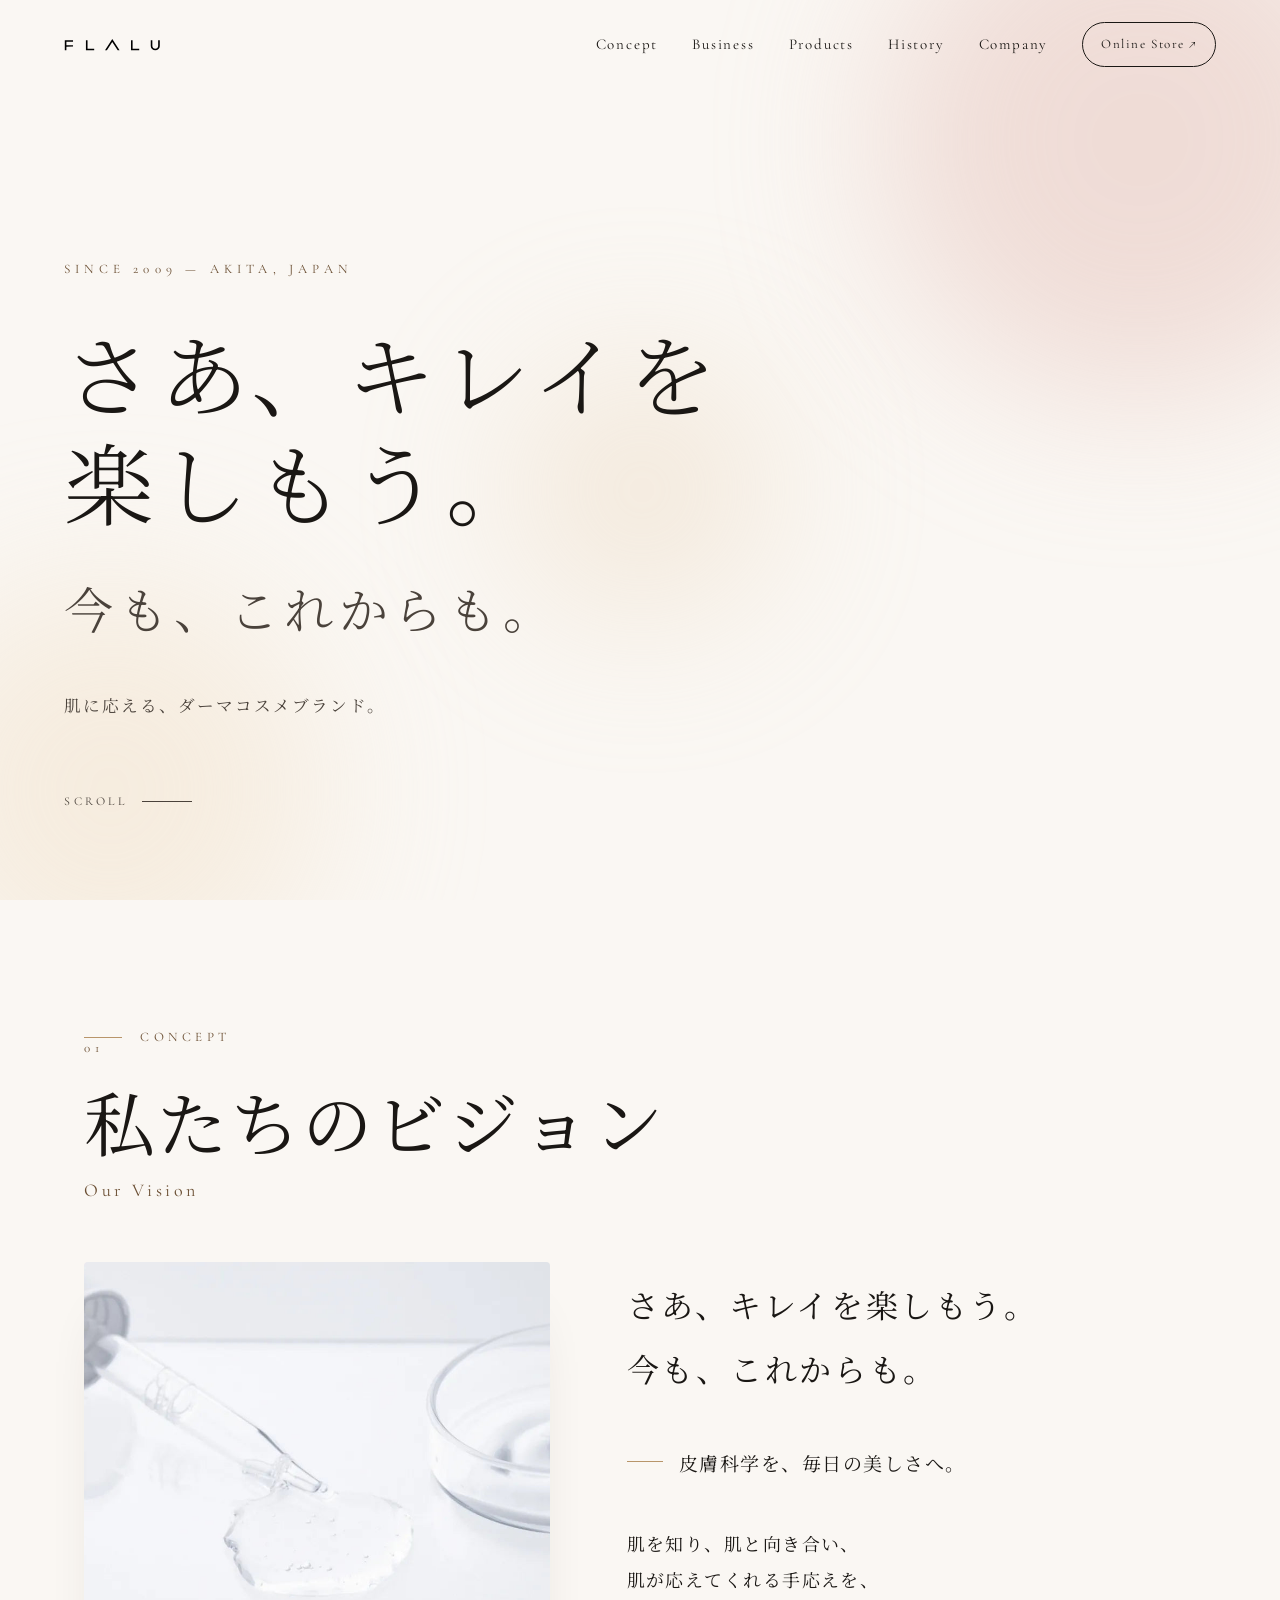
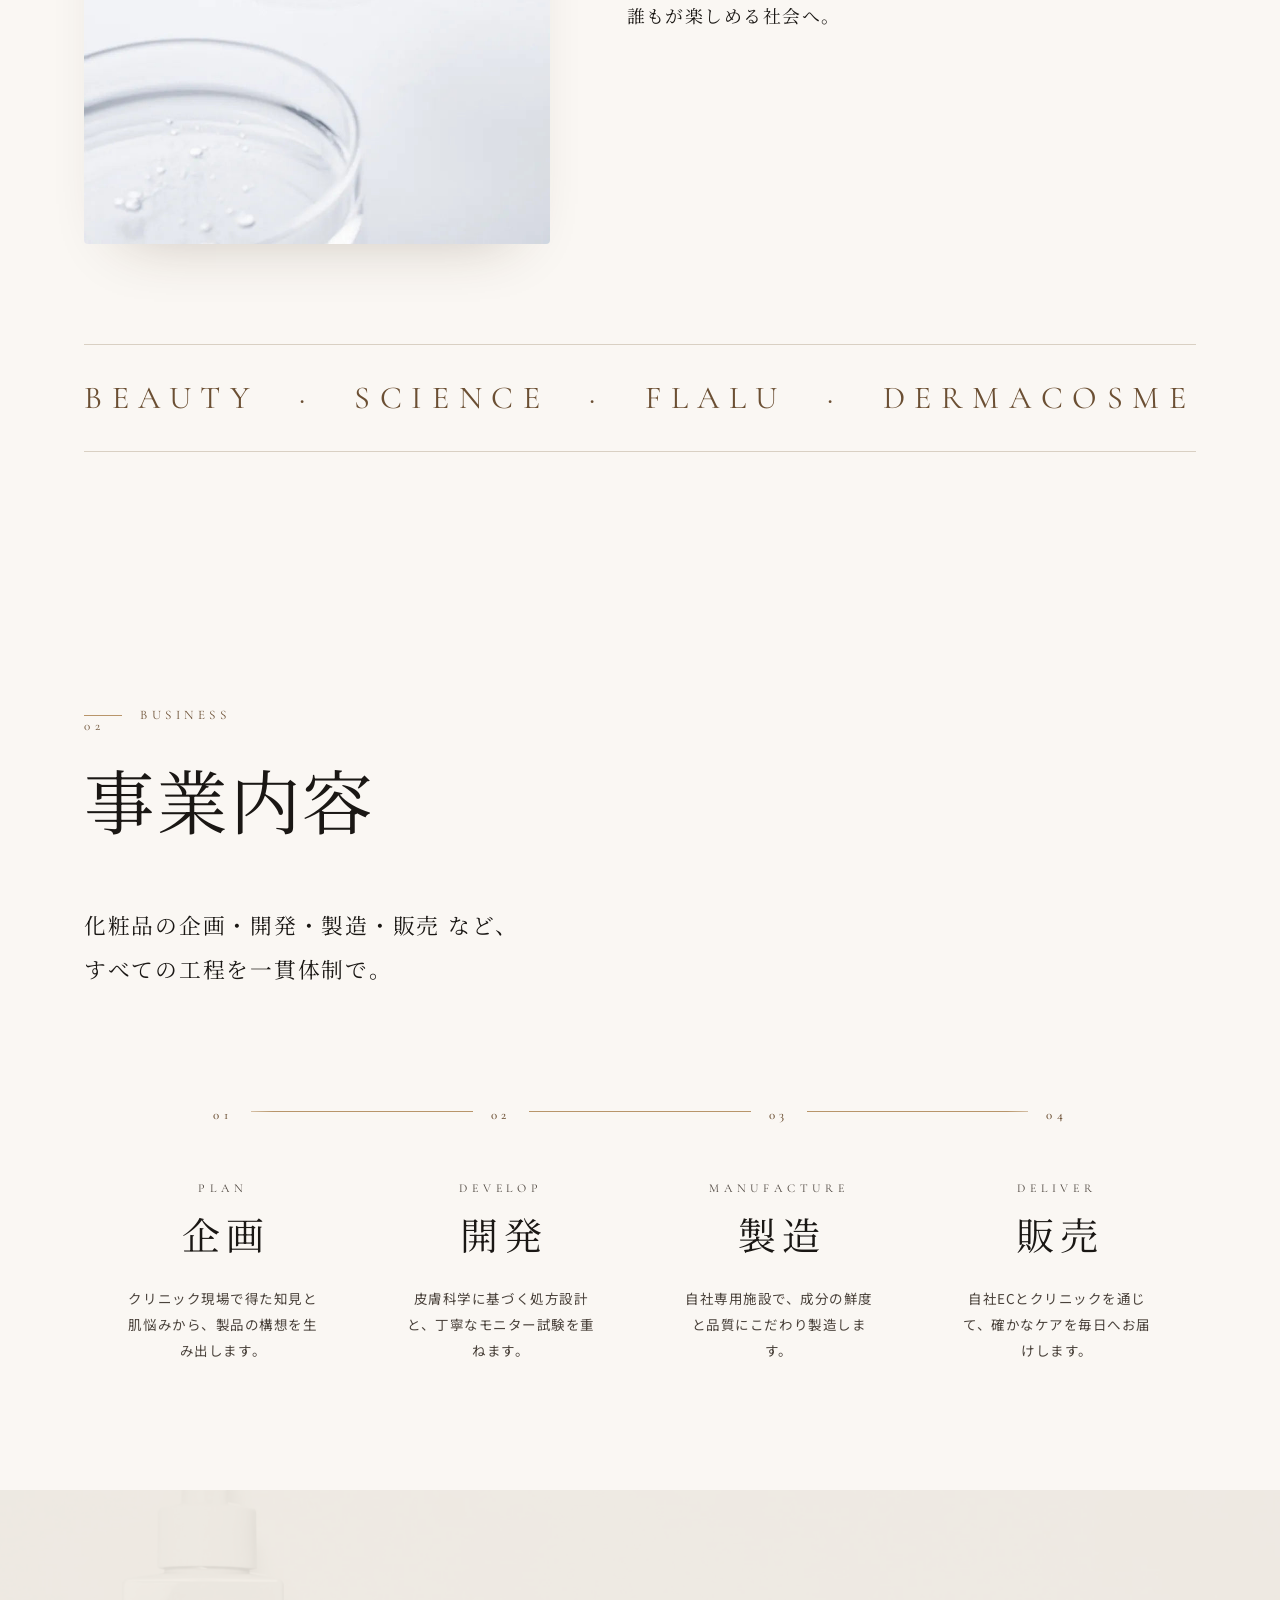
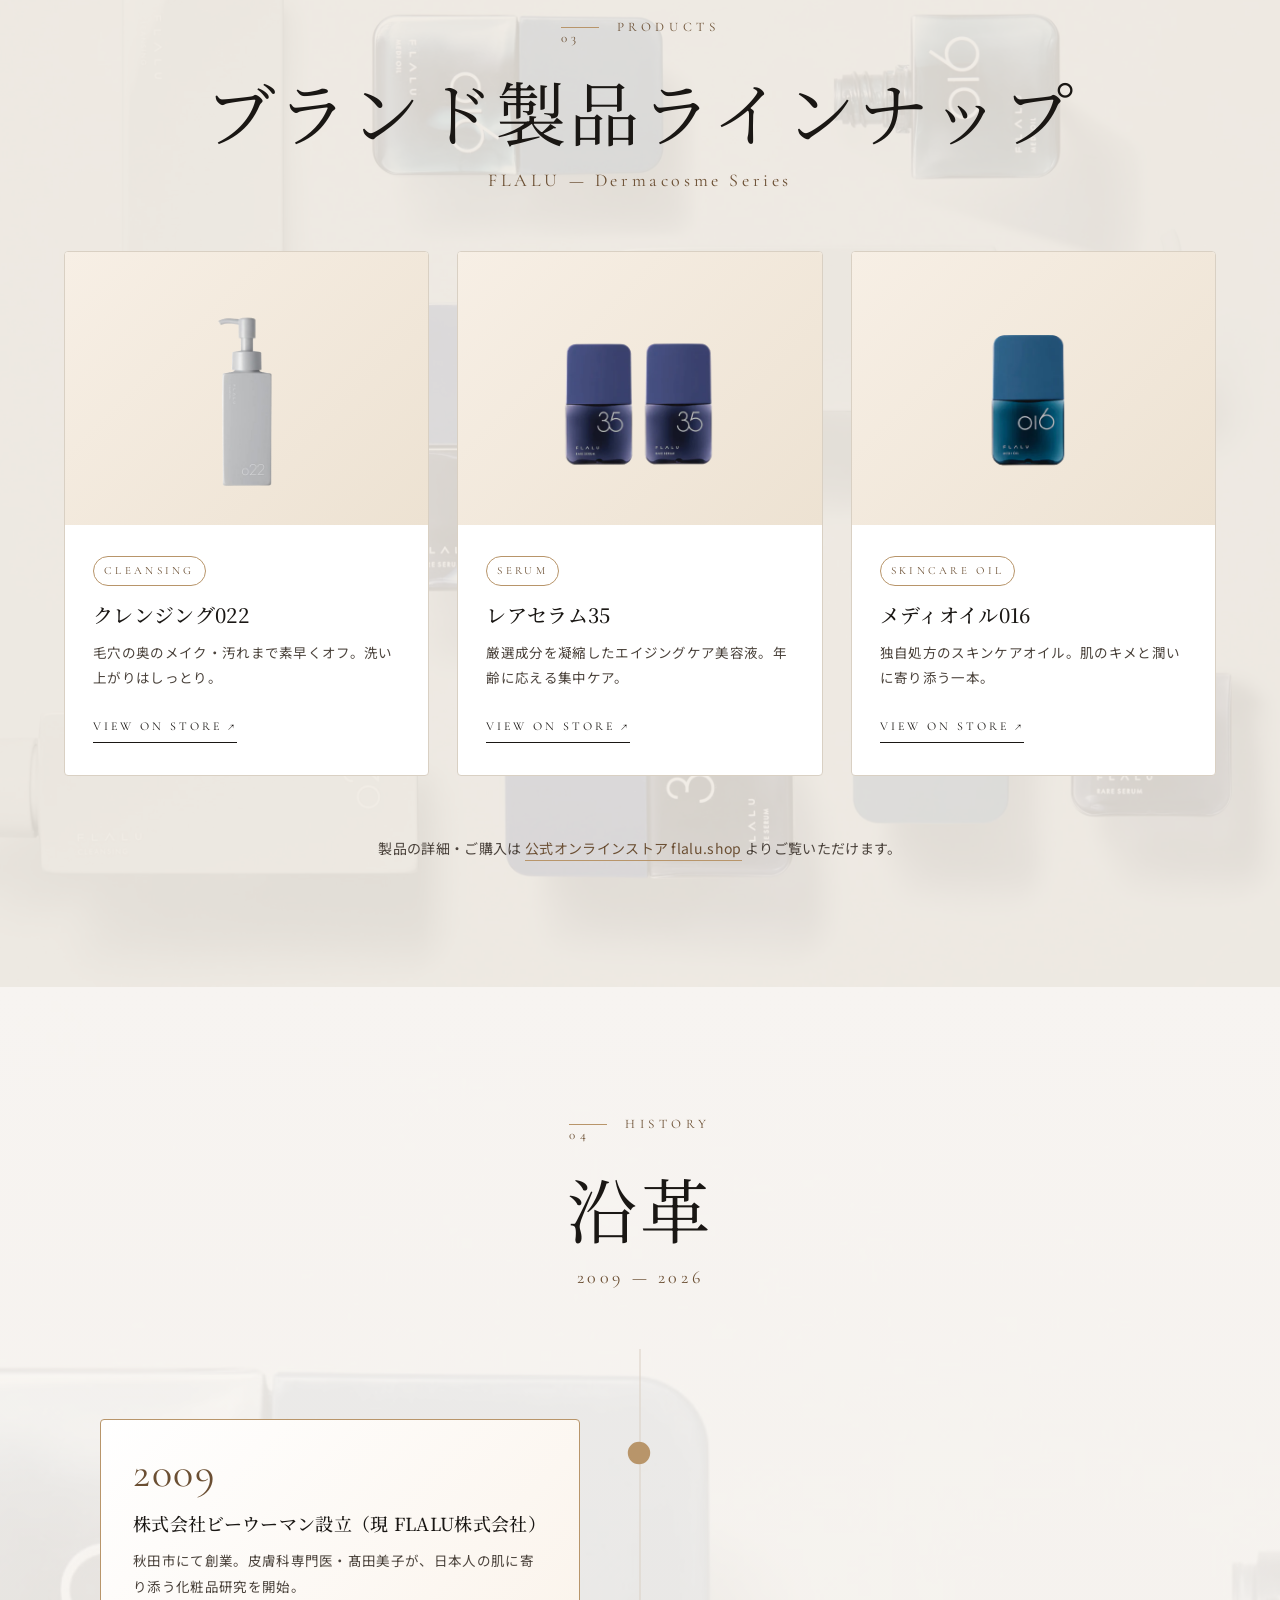
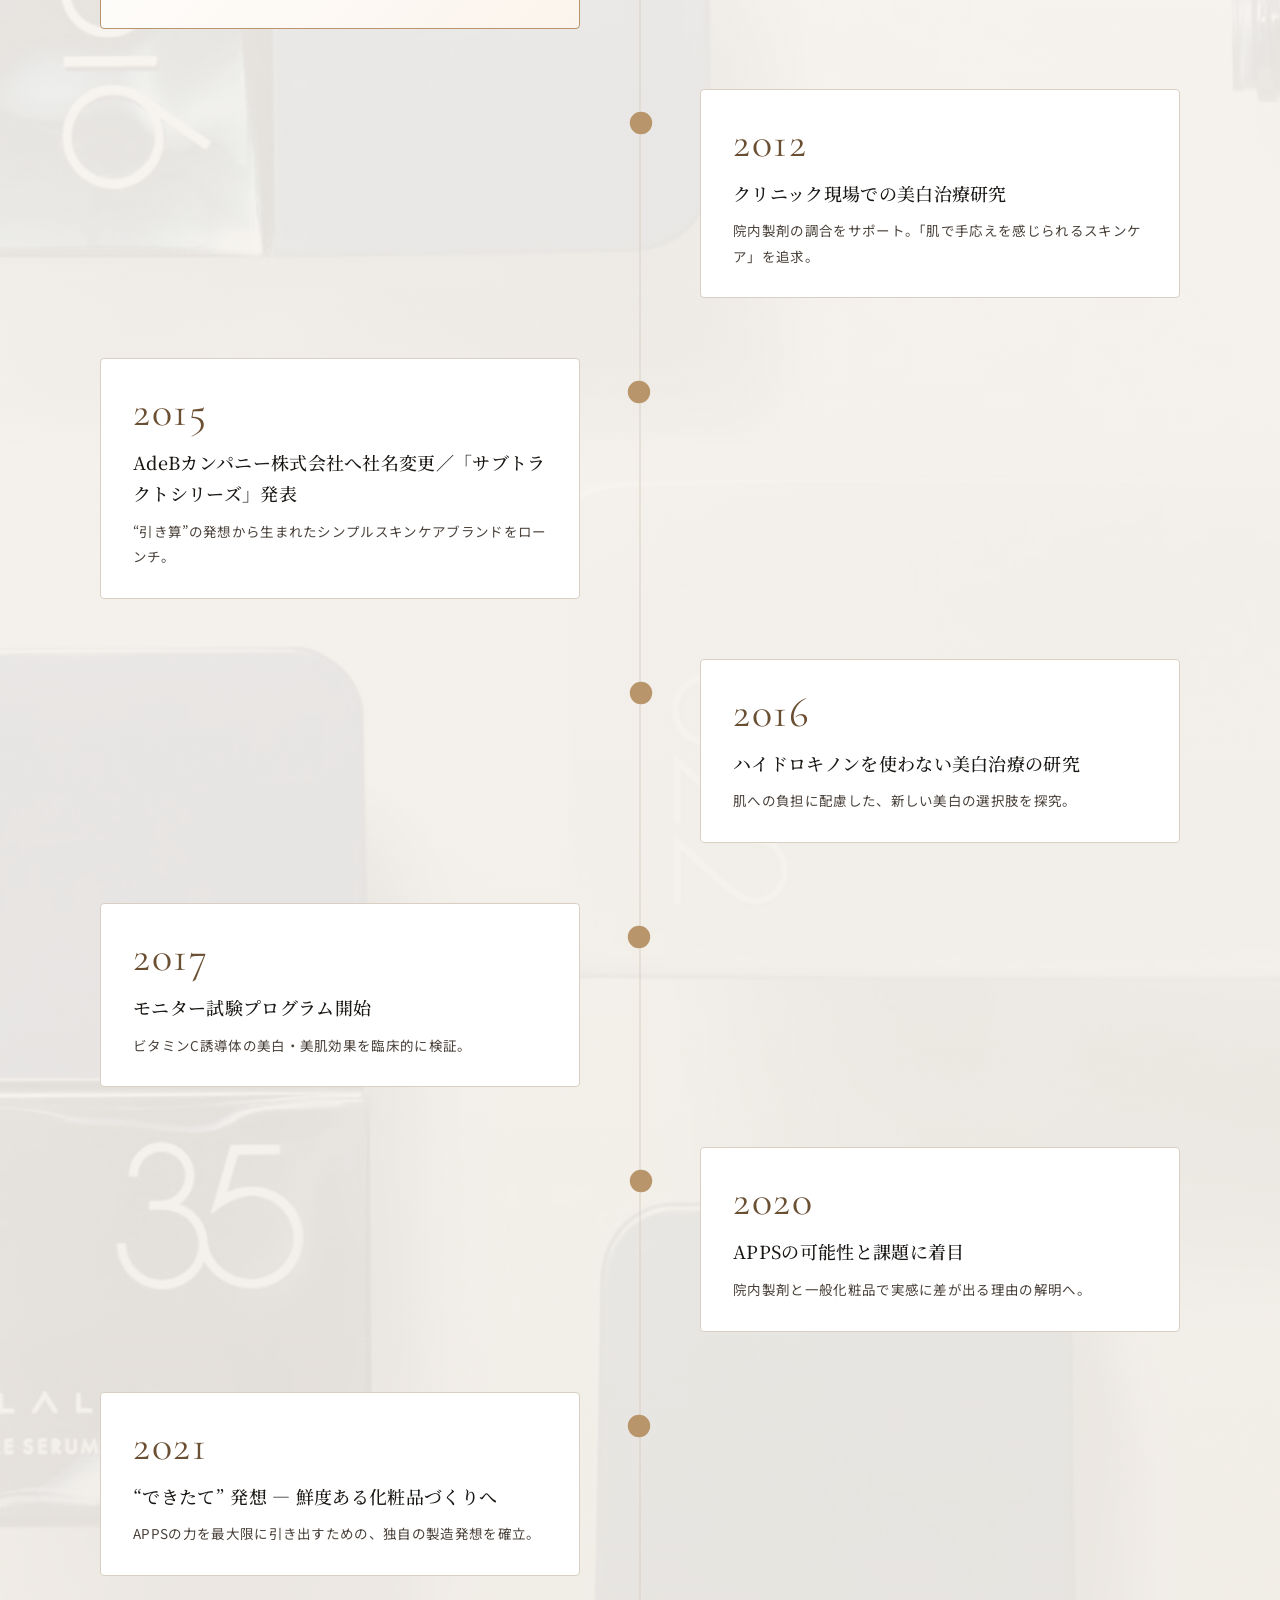
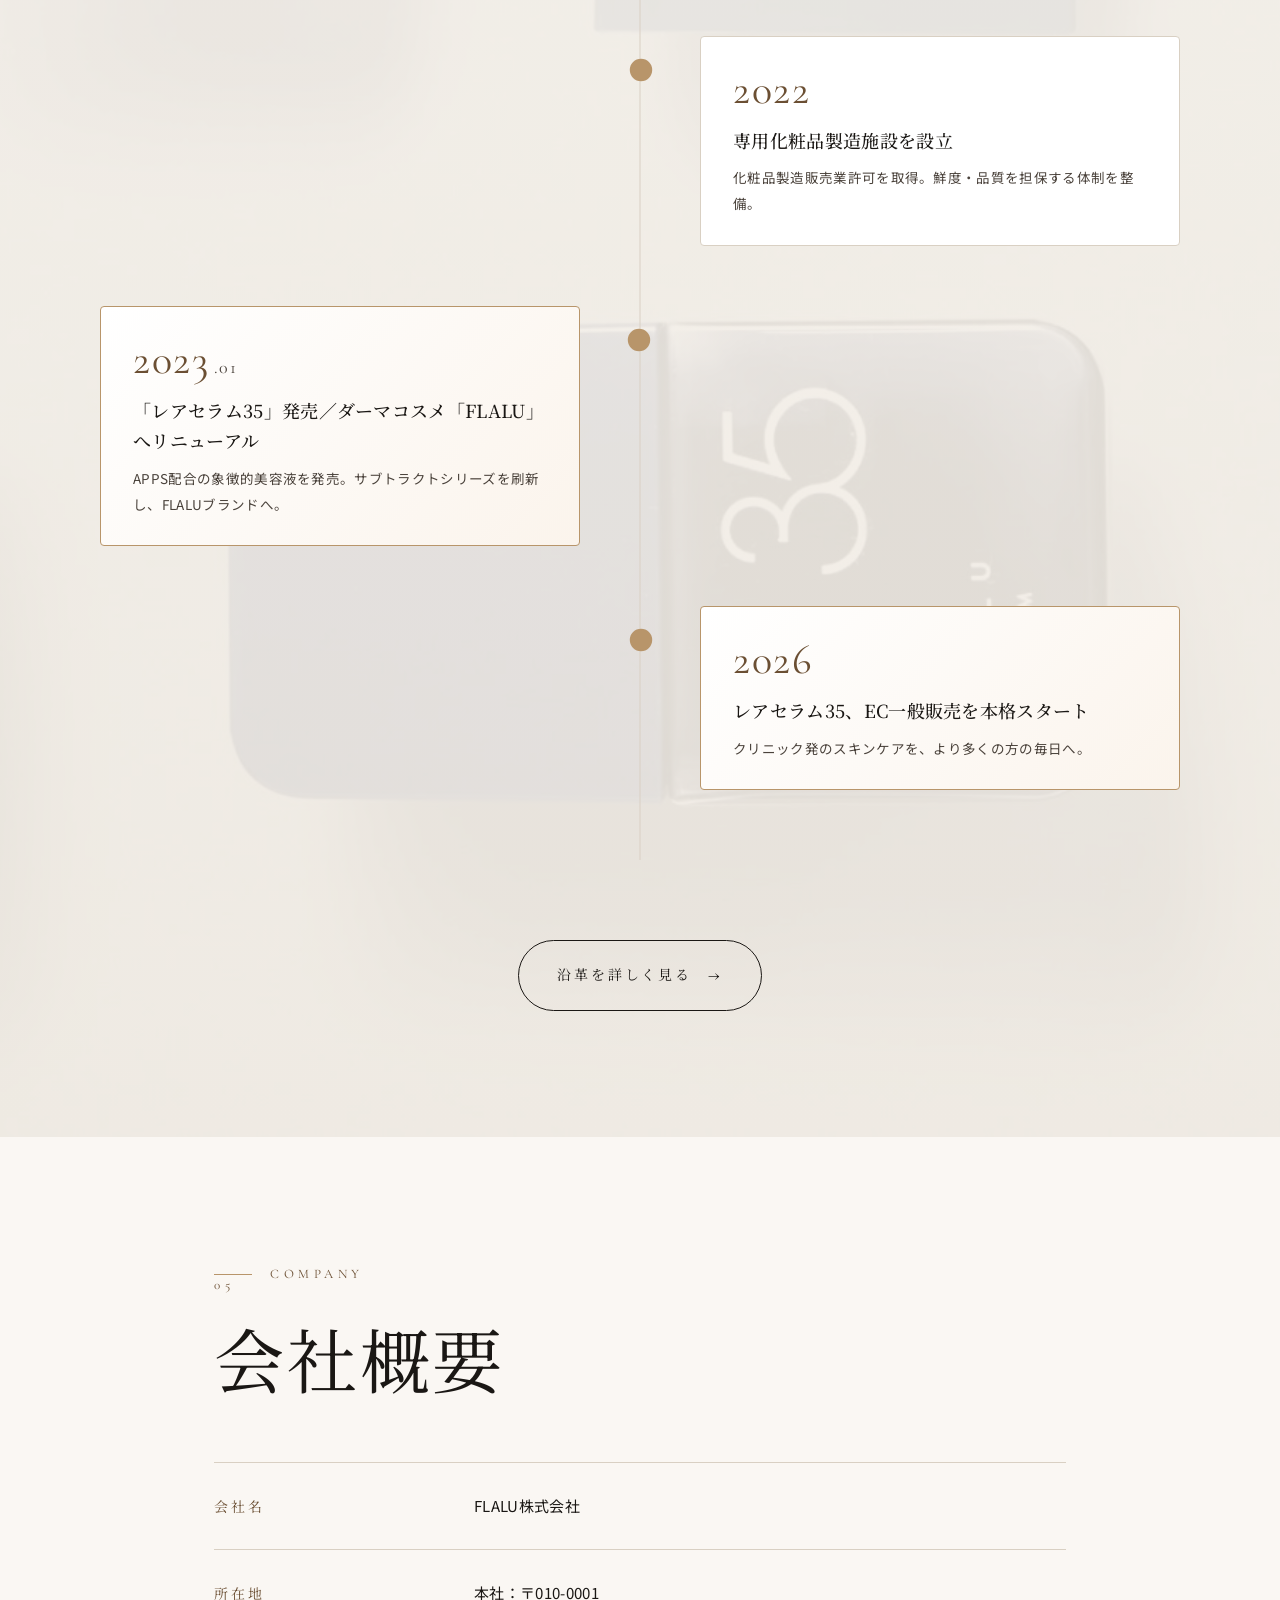
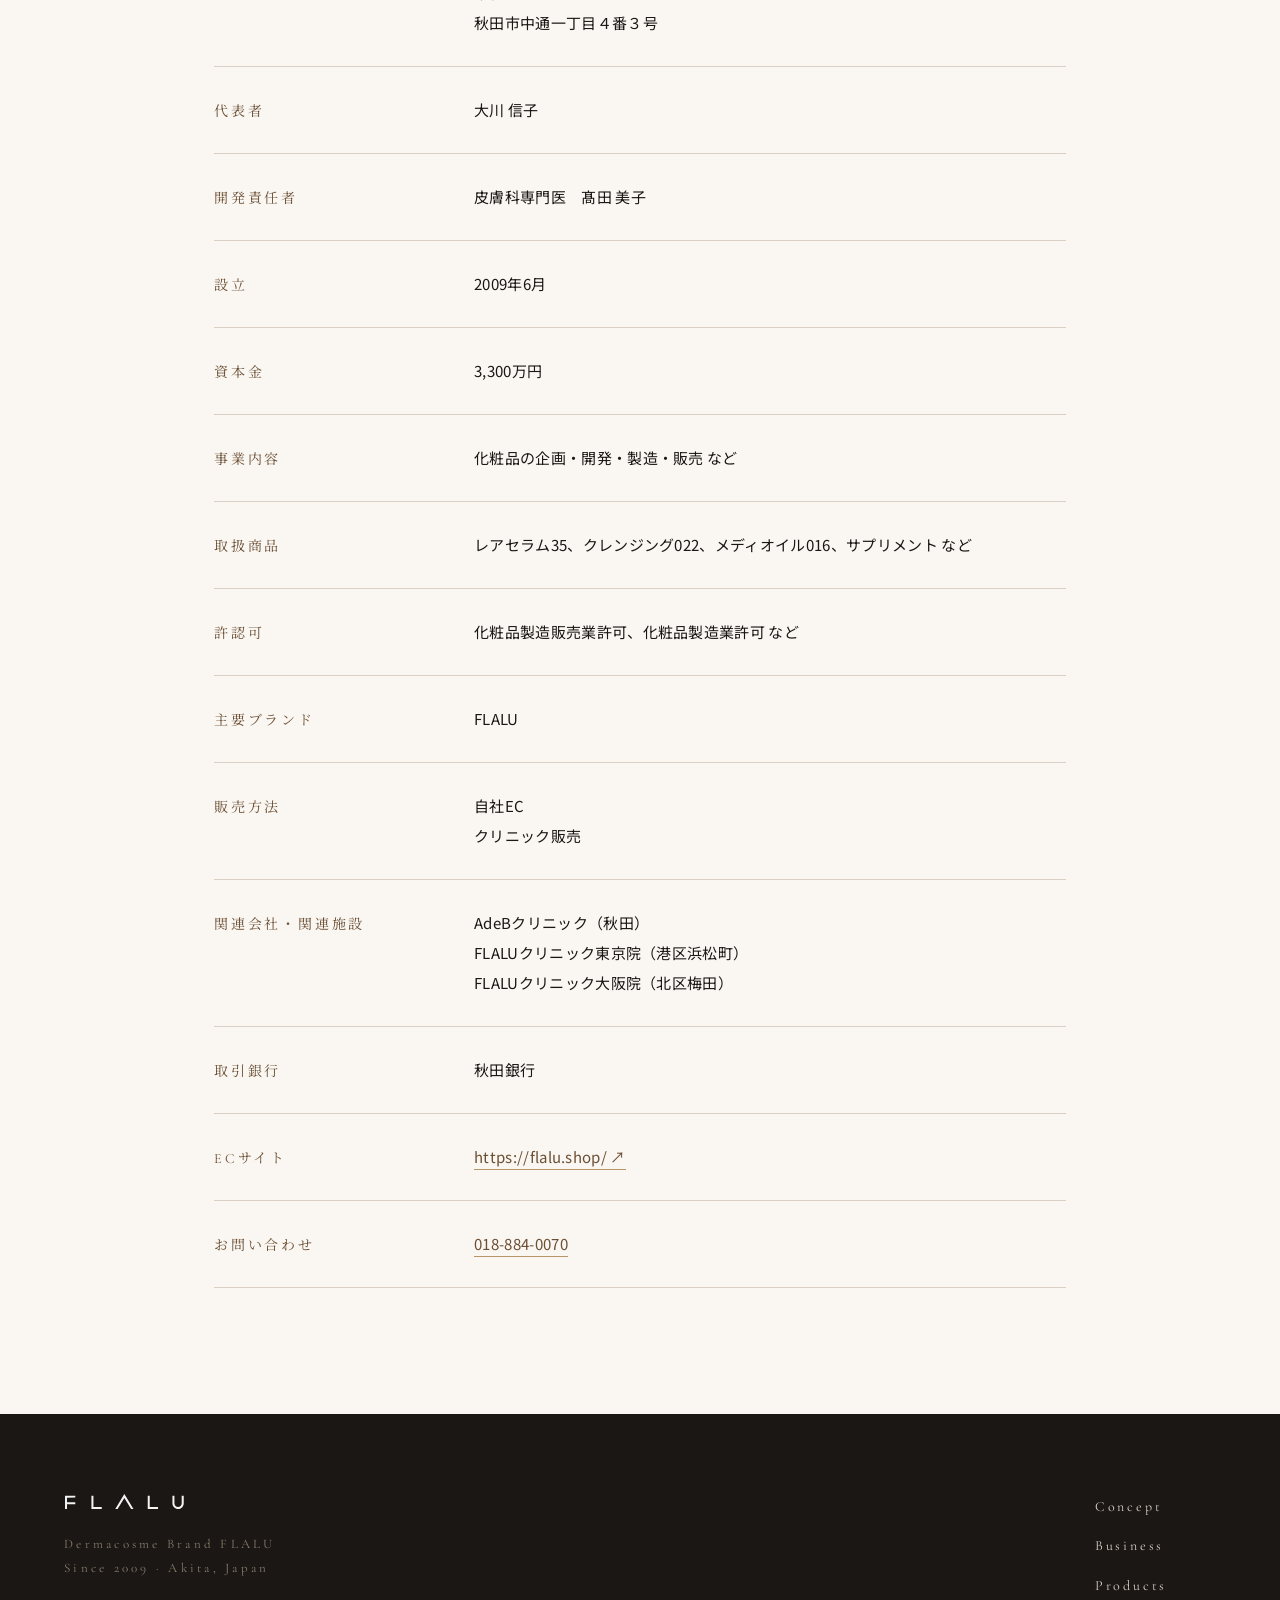
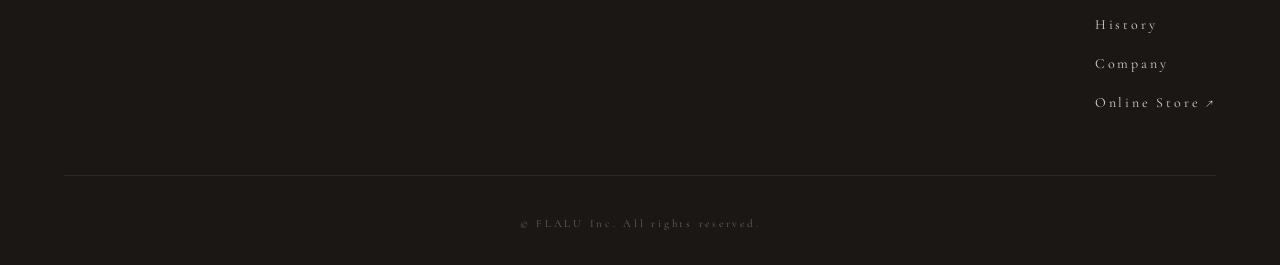
<file: index.html>
<!DOCTYPE html>
<html lang="ja">
<head>
<meta charset="UTF-8" />
<meta name="viewport" content="width=device-width, initial-scale=1.0" />
<title>FLALU株式会社 | ダーマコスメブランド FLALU</title>
<meta name="description" content="ダーマコスメブランド「FLALU」を展開するFLALU株式会社のコーポレートサイト。化粧品・医薬部外品の企画開発、美容クリニック経営コンサルティング。" />
<link rel="icon" type="image/png" href="assets/favicon.png" />
<link rel="preconnect" href="https://fonts.googleapis.com" />
<link rel="preconnect" href="https://fonts.gstatic.com" crossorigin />
<link href="https://fonts.googleapis.com/css2?family=Cormorant+Garamond:wght@300;400;500&family=Noto+Sans+JP:wght@300;400;500;700&family=Noto+Serif+JP:wght@300;400;500;700&display=swap" rel="stylesheet" />
<link rel="stylesheet" href="styles.css" />
</head>
<body>

<!-- ===== Loader ===== -->
<div class="loader" id="loader">
  <div class="loader-inner">
    <img src="assets/flalu_logo.svg" alt="FLALU" />
  </div>
</div>

<!-- ===== Header ===== -->
<header class="site-header" id="siteHeader">
  <a href="#top" class="brand">
    <img src="assets/flalu_logo.svg" alt="FLALU" />
  </a>
  <nav class="nav">
    <a href="#concept">Concept</a>
    <a href="#business">Business</a>
    <a href="#products">Products</a>
    <a href="#history">History</a>
    <a href="#company">Company</a>
    <a href="https://flalu.shop/" target="_blank" rel="noopener" class="nav-cta">Online Store ↗</a>
  </nav>
  <button class="menu-toggle" id="menuToggle" aria-label="menu">
    <span></span><span></span><span></span>
  </button>
</header>

<!-- ===== Hero ===== -->
<section class="hero" id="top">
  <div class="hero-bg">
    <div class="orb orb-1"></div>
    <div class="orb orb-2"></div>
    <div class="orb orb-3"></div>
  </div>
  <div class="hero-content">
    <p class="hero-eyebrow" data-reveal>Since 2009 — Akita, Japan</p>
    <h1 class="hero-title">
      <span data-reveal data-delay="120">さあ、</span><!--
   --><span data-reveal data-delay="240">キレイを</span>
      <br />
      <span data-reveal data-delay="360">楽しもう。</span>
      <br />
      <span data-reveal data-delay="540" class="hero-sub">今も、</span><!--
   --><span data-reveal data-delay="660" class="hero-sub">これからも。</span>
    </h1>
    <p class="hero-lead" data-reveal data-delay="900">
      肌に応える、ダーマコスメブランド。
    </p>
    <div class="hero-scroll" data-reveal data-delay="900">
      <span>Scroll</span>
      <i></i>
    </div>
  </div>
</section>

<!-- ===== Concept ===== -->
<section class="concept" id="concept">
  <div class="section-label" data-reveal>
    <span>01</span>
    <em>Concept</em>
  </div>
  <h2 class="section-heading" data-reveal>
    私たちのビジョン
    <small>Our Vision</small>
  </h2>
  <div class="concept-grid">
    <div class="concept-visuals" data-reveal>
      <figure class="cv-wide">
        <img src="assets/images/about_im02.webp" alt="" loading="lazy" />
      </figure>
    </div>
    <div class="concept-vision">
      <p class="vision-call" data-reveal>
        さあ、キレイを楽しもう。<br />
        今も、これからも。
      </p>
      <p class="vision-bridge" data-reveal data-delay="160">
        皮膚科学を、毎日の美しさへ。
      </p>
      <p class="vision-manifesto" data-reveal data-delay="320">
        肌を知り、肌と向き合い、<br />
        肌が応えてくれる手応えを、<br />
        誰もが楽しめる社会へ。
      </p>
    </div>
  </div>
  <div class="concept-marquee" aria-hidden="true">
    <div class="marquee-track">
      <span>BEAUTY</span><span>·</span>
      <span>SCIENCE</span><span>·</span>
      <span>FLALU</span><span>·</span>
      <span>DERMACOSME</span><span>·</span>
      <span>SINCE 2009</span><span>·</span>
      <span>BEAUTY</span><span>·</span>
      <span>SCIENCE</span><span>·</span>
      <span>FLALU</span><span>·</span>
      <span>DERMACOSME</span><span>·</span>
      <span>SINCE 2009</span><span>·</span>
    </div>
  </div>
</section>

<!-- ===== Business ===== -->
<section class="business" id="business">
  <div class="section-label" data-reveal>
    <span>02</span>
    <em>Business</em>
  </div>
  <h2 class="section-heading" data-reveal>
    事業内容
  </h2>
  <p class="business-lead" data-reveal>
    化粧品の企画・開発・製造・販売 など、<br />
    すべての工程を一貫体制で。
  </p>

  <div class="business-flow" data-reveal>
    <div class="flow-line" aria-hidden="true"></div>

    <div class="flow-stage">
      <div class="stage-marker">01</div>
      <div class="stage-en">Plan</div>
      <h3>企画</h3>
      <p>クリニック現場で得た知見と肌悩みから、製品の構想を生み出します。</p>
    </div>

    <div class="flow-stage">
      <div class="stage-marker">02</div>
      <div class="stage-en">Develop</div>
      <h3>開発</h3>
      <p>皮膚科学に基づく処方設計と、丁寧なモニター試験を重ねます。</p>
    </div>

    <div class="flow-stage">
      <div class="stage-marker">03</div>
      <div class="stage-en">Manufacture</div>
      <h3>製造</h3>
      <p>自社専用施設で、成分の鮮度と品質にこだわり製造します。</p>
    </div>

    <div class="flow-stage">
      <div class="stage-marker">04</div>
      <div class="stage-en">Deliver</div>
      <h3>販売</h3>
      <p>自社ECとクリニックを通じて、確かなケアを毎日へお届けします。</p>
    </div>
  </div>
</section>

<!-- ===== Products ===== -->
<section class="products" id="products">
  <div class="products-bg" aria-hidden="true">
    <img src="assets/images/parallax.webp" alt="" loading="lazy" />
  </div>
  <div class="products-inner">
    <div class="section-label center" data-reveal>
      <span>03</span>
      <em>Products</em>
    </div>
    <h2 class="section-heading center" data-reveal>
      ブランド製品ラインナップ
      <small>FLALU — Dermacosme Series</small>
    </h2>

    <div class="product-grid">
      <article class="product-card" data-reveal>
        <a href="https://flalu.shop/products/cleansing" target="_blank" rel="noopener">
          <div class="product-img">
            <img src="assets/images/product_cleansing.png" alt="クレンジング022" loading="lazy" />
          </div>
          <div class="product-meta">
            <span class="product-tag">Cleansing</span>
            <h3>クレンジング022</h3>
            <p>毛穴の奥のメイク・汚れまで素早くオフ。洗い上がりはしっとり。</p>
            <span class="product-link">View on Store ↗</span>
          </div>
        </a>
      </article>

      <article class="product-card" data-reveal data-delay="120">
        <a href="https://flalu.shop/products/serum35" target="_blank" rel="noopener">
          <div class="product-img">
            <img src="assets/images/product_rareserum.webp" alt="レアセラム35" loading="lazy" />
          </div>
          <div class="product-meta">
            <span class="product-tag">Serum</span>
            <h3>レアセラム35</h3>
            <p>厳選成分を凝縮したエイジングケア美容液。年齢に応える集中ケア。</p>
            <span class="product-link">View on Store ↗</span>
          </div>
        </a>
      </article>

      <article class="product-card" data-reveal data-delay="240">
        <a href="https://flalu.shop/products/medi-oil-016" target="_blank" rel="noopener">
          <div class="product-img">
            <img src="assets/images/product_medioil.webp" alt="メディオイル016" loading="lazy" />
          </div>
          <div class="product-meta">
            <span class="product-tag">Skincare Oil</span>
            <h3>メディオイル016</h3>
            <p>独自処方のスキンケアオイル。肌のキメと潤いに寄り添う一本。</p>
            <span class="product-link">View on Store ↗</span>
          </div>
        </a>
      </article>
    </div>

    <p class="product-note" data-reveal>
      製品の詳細・ご購入は
      <a href="https://flalu.shop/" target="_blank" rel="noopener">公式オンラインストア flalu.shop</a>
      よりご覧いただけます。
    </p>
  </div>
</section>

<!-- ===== History ===== -->
<section class="history" id="history">
  <div class="history-bg" aria-hidden="true">
    <img src="assets/images/parallax.webp" alt="" loading="lazy" />
  </div>
  <div class="section-label center" data-reveal>
    <span>04</span>
    <em>History</em>
  </div>
  <h2 class="section-heading center" data-reveal>
    沿革
    <small>2009 — 2026</small>
  </h2>

  <div class="timeline" id="timeline">
    <div class="timeline-line"><div class="timeline-line-fill" id="timelineFill"></div></div>

    <div class="t-item left">
      <div class="t-card highlight">
        <div class="t-year">2009</div>
        <h4>株式会社ビーウーマン設立（現 FLALU株式会社）</h4>
        <p>秋田市にて創業。皮膚科専門医・髙田美子が、日本人の肌に寄り添う化粧品研究を開始。</p>
      </div>
    </div>
    <div class="t-item right">
      <div class="t-card">
        <div class="t-year">2012</div>
        <h4>クリニック現場での美白治療研究</h4>
        <p>院内製剤の調合をサポート。「肌で手応えを感じられるスキンケア」を追求。</p>
      </div>
    </div>
    <div class="t-item left">
      <div class="t-card">
        <div class="t-year">2015</div>
        <h4>AdeBカンパニー株式会社へ社名変更／「サブトラクトシリーズ」発表</h4>
        <p>“引き算”の発想から生まれたシンプルスキンケアブランドをローンチ。</p>
      </div>
    </div>
    <div class="t-item right">
      <div class="t-card">
        <div class="t-year">2016</div>
        <h4>ハイドロキノンを使わない美白治療の研究</h4>
        <p>肌への負担に配慮した、新しい美白の選択肢を探究。</p>
      </div>
    </div>
    <div class="t-item left">
      <div class="t-card">
        <div class="t-year">2017</div>
        <h4>モニター試験プログラム開始</h4>
        <p>ビタミンC誘導体の美白・美肌効果を臨床的に検証。</p>
      </div>
    </div>
    <div class="t-item right">
      <div class="t-card">
        <div class="t-year">2020</div>
        <h4>APPSの可能性と課題に着目</h4>
        <p>院内製剤と一般化粧品で実感に差が出る理由の解明へ。</p>
      </div>
    </div>
    <div class="t-item left">
      <div class="t-card">
        <div class="t-year">2021</div>
        <h4>“できたて” 発想 — 鮮度ある化粧品づくりへ</h4>
        <p>APPSの力を最大限に引き出すための、独自の製造発想を確立。</p>
      </div>
    </div>
    <div class="t-item right">
      <div class="t-card">
        <div class="t-year">2022</div>
        <h4>専用化粧品製造施設を設立</h4>
        <p>化粧品製造販売業許可を取得。鮮度・品質を担保する体制を整備。</p>
      </div>
    </div>
    <div class="t-item left">
      <div class="t-card highlight">
        <div class="t-year">2023<small>.01</small></div>
        <h4>「レアセラム35」発売／ダーマコスメ「FLALU」へリニューアル</h4>
        <p>APPS配合の象徴的美容液を発売。サブトラクトシリーズを刷新し、FLALUブランドへ。</p>
      </div>
    </div>
    <div class="t-item right">
      <div class="t-card highlight">
        <div class="t-year">2026</div>
        <h4>レアセラム35、EC一般販売を本格スタート</h4>
        <p>クリニック発のスキンケアを、より多くの方の毎日へ。</p>
      </div>
    </div>
  </div>

  <div class="history-more" data-reveal>
    <a href="history.html" class="history-more-link">
      <span>沿革を詳しく見る</span>
      <i>→</i>
    </a>
  </div>
</section>

<!-- ===== Company ===== -->
<section class="company" id="company">
  <div class="section-label" data-reveal>
    <span>05</span>
    <em>Company</em>
  </div>
  <h2 class="section-heading" data-reveal>
    会社概要
  </h2>
  <dl class="company-table">
    <div data-reveal><dt>会社名</dt><dd>FLALU株式会社</dd></div>
    <div data-reveal><dt>所在地</dt><dd>
      本社：〒010-0001<br />
      秋田市中通一丁目４番３号
    </dd></div>
    <div data-reveal><dt>代表者</dt><dd>大川 信子</dd></div>
    <div data-reveal><dt>開発責任者</dt><dd>皮膚科専門医　髙田 美子</dd></div>
    <div data-reveal><dt>設立</dt><dd>2009年6月</dd></div>
    <div data-reveal><dt>資本金</dt><dd>3,300万円</dd></div>
    <div data-reveal><dt>事業内容</dt><dd>化粧品の企画・開発・製造・販売 など</dd></div>
    <div data-reveal><dt>取扱商品</dt><dd>レアセラム35、クレンジング022、メディオイル016、サプリメント など</dd></div>
    <div data-reveal><dt>許認可</dt><dd>化粧品製造販売業許可、化粧品製造業許可 など</dd></div>
    <div data-reveal><dt>主要ブランド</dt><dd>FLALU</dd></div>
    <div data-reveal><dt>販売方法</dt><dd>
      自社EC<br />
      クリニック販売
    </dd></div>
    <div data-reveal><dt>関連会社・関連施設</dt><dd>
      AdeBクリニック（秋田）<br />
      FLALUクリニック東京院（港区浜松町）<br />
      FLALUクリニック大阪院（北区梅田）
    </dd></div>
    <div data-reveal><dt>取引銀行</dt><dd>秋田銀行</dd></div>
    <div data-reveal><dt>ECサイト</dt><dd>
      <a href="https://flalu.shop/" target="_blank" rel="noopener" class="company-link">https://flalu.shop/ ↗</a>
    </dd></div>
    <div data-reveal><dt>お問い合わせ</dt><dd>
      <a href="tel:018-884-0070" class="company-link">018-884-0070</a>
    </dd></div>
  </dl>
</section>

<!-- ===== Footer ===== -->
<footer class="site-footer">
  <div class="footer-inner">
    <div class="footer-brand">
      <img src="assets/flalu_logo.svg" alt="FLALU" />
      <p>Dermacosme Brand FLALU<br />Since 2009 · Akita, Japan</p>
    </div>
    <div class="footer-links">
      <a href="#concept">Concept</a>
      <a href="#business">Business</a>
      <a href="#products">Products</a>
      <a href="#history">History</a>
      <a href="#company">Company</a>
      <a href="https://flalu.shop/" target="_blank" rel="noopener">Online Store ↗</a>
    </div>
  </div>
  <div class="footer-bottom">
    <small>© FLALU Inc. All rights reserved.</small>
  </div>
</footer>

<script src="main.js"></script>
</body>
</html>
</file>
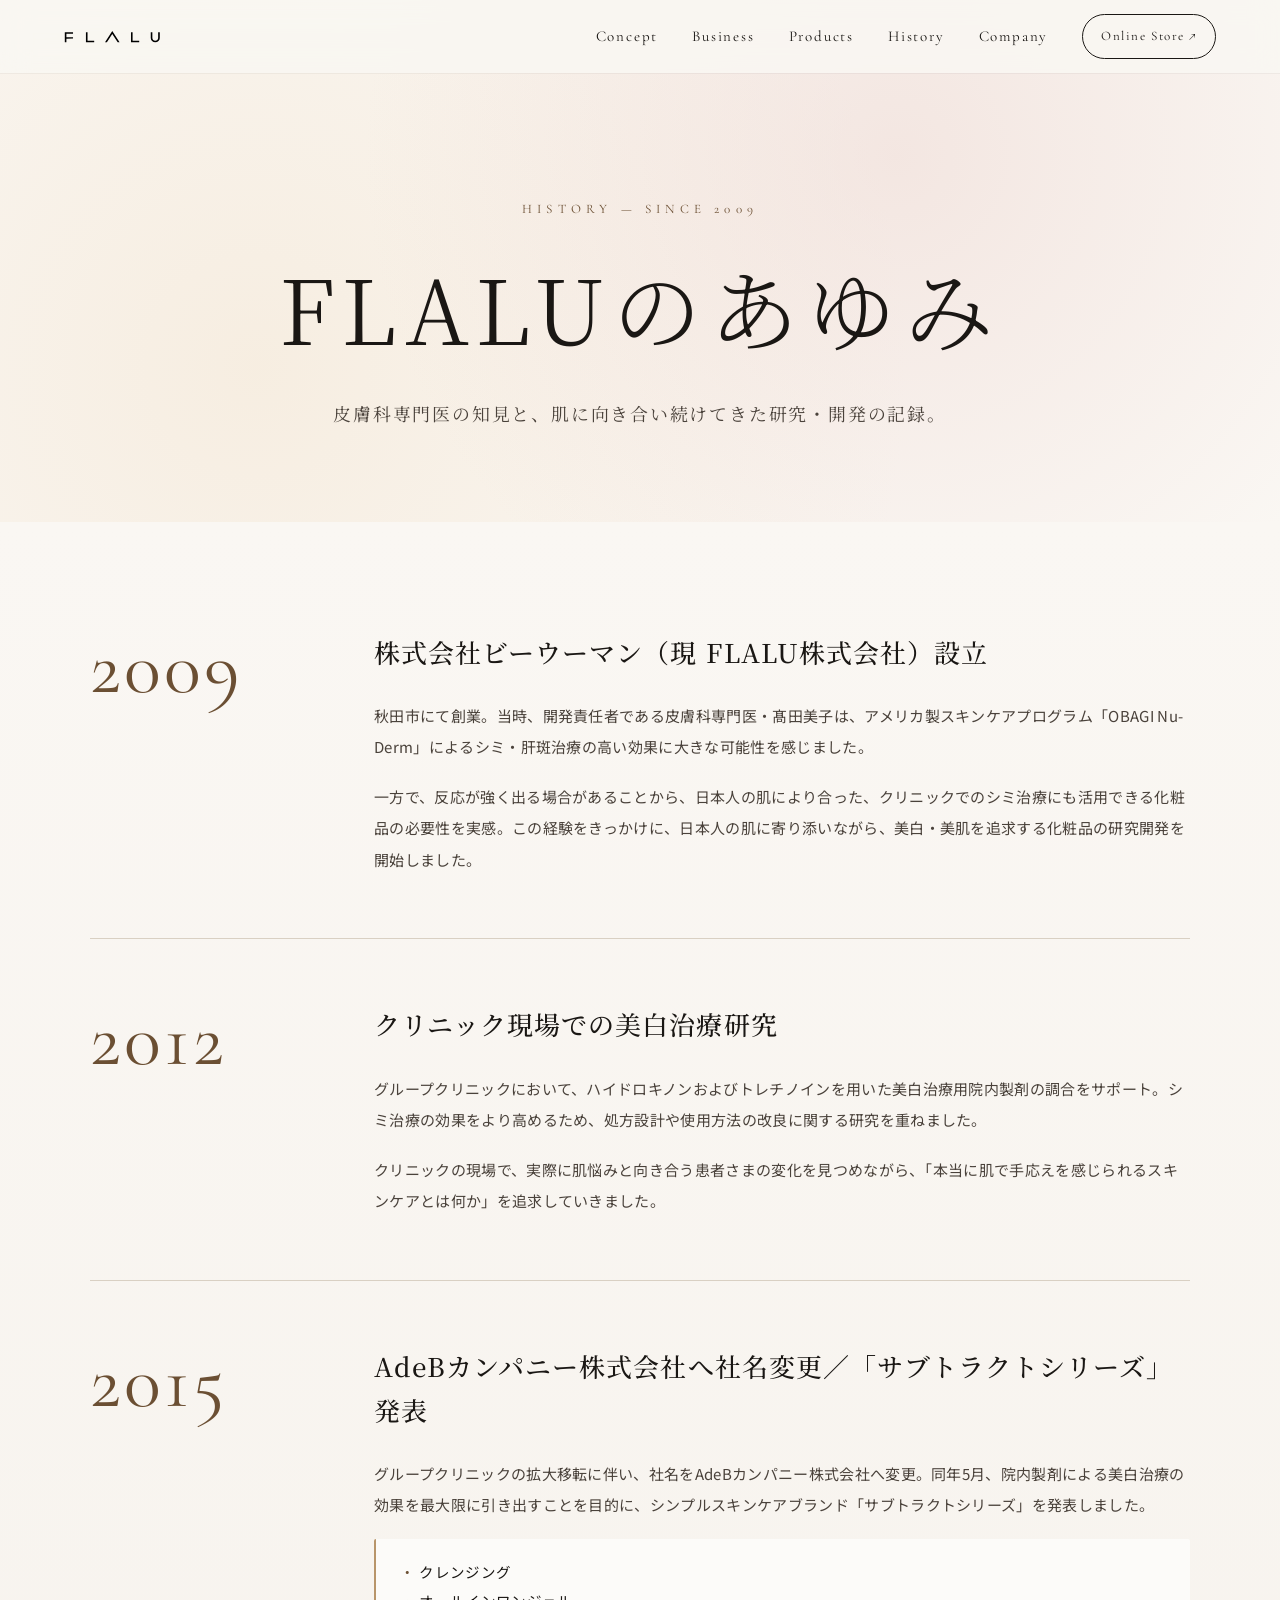
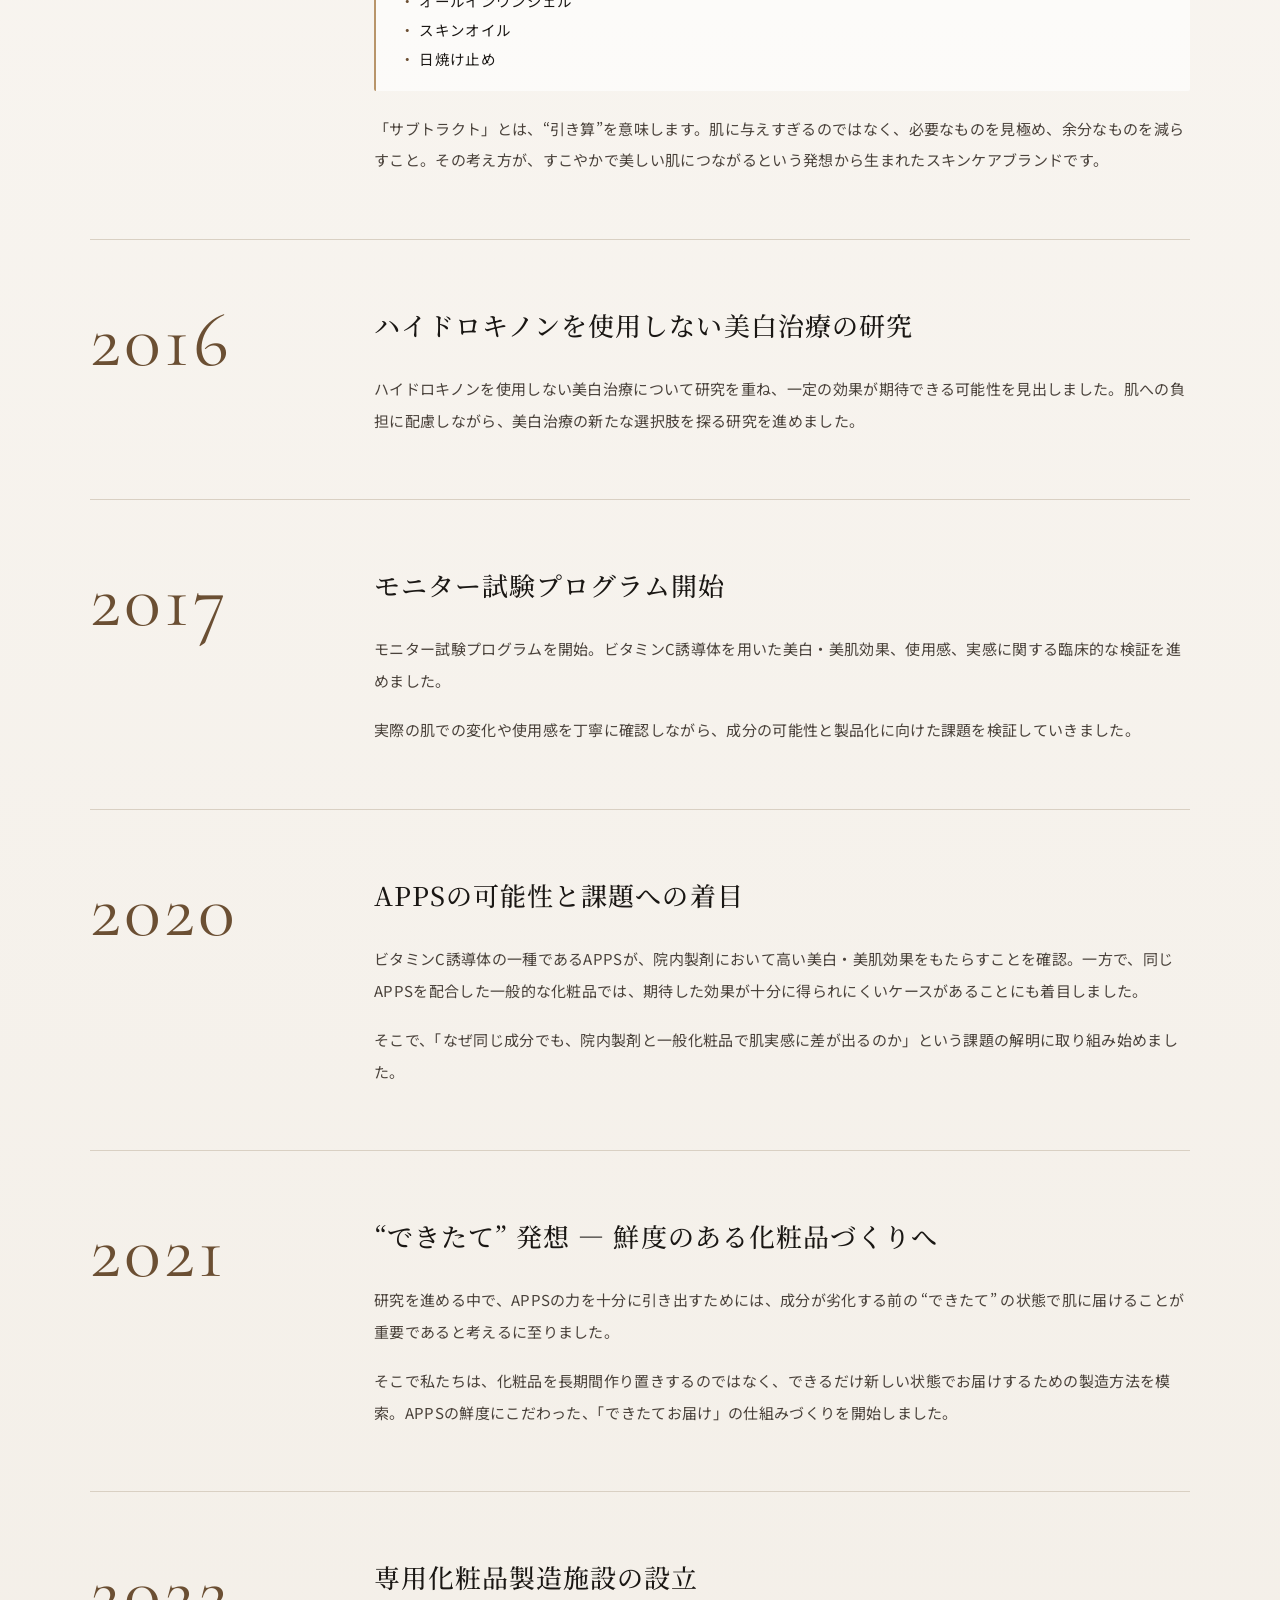
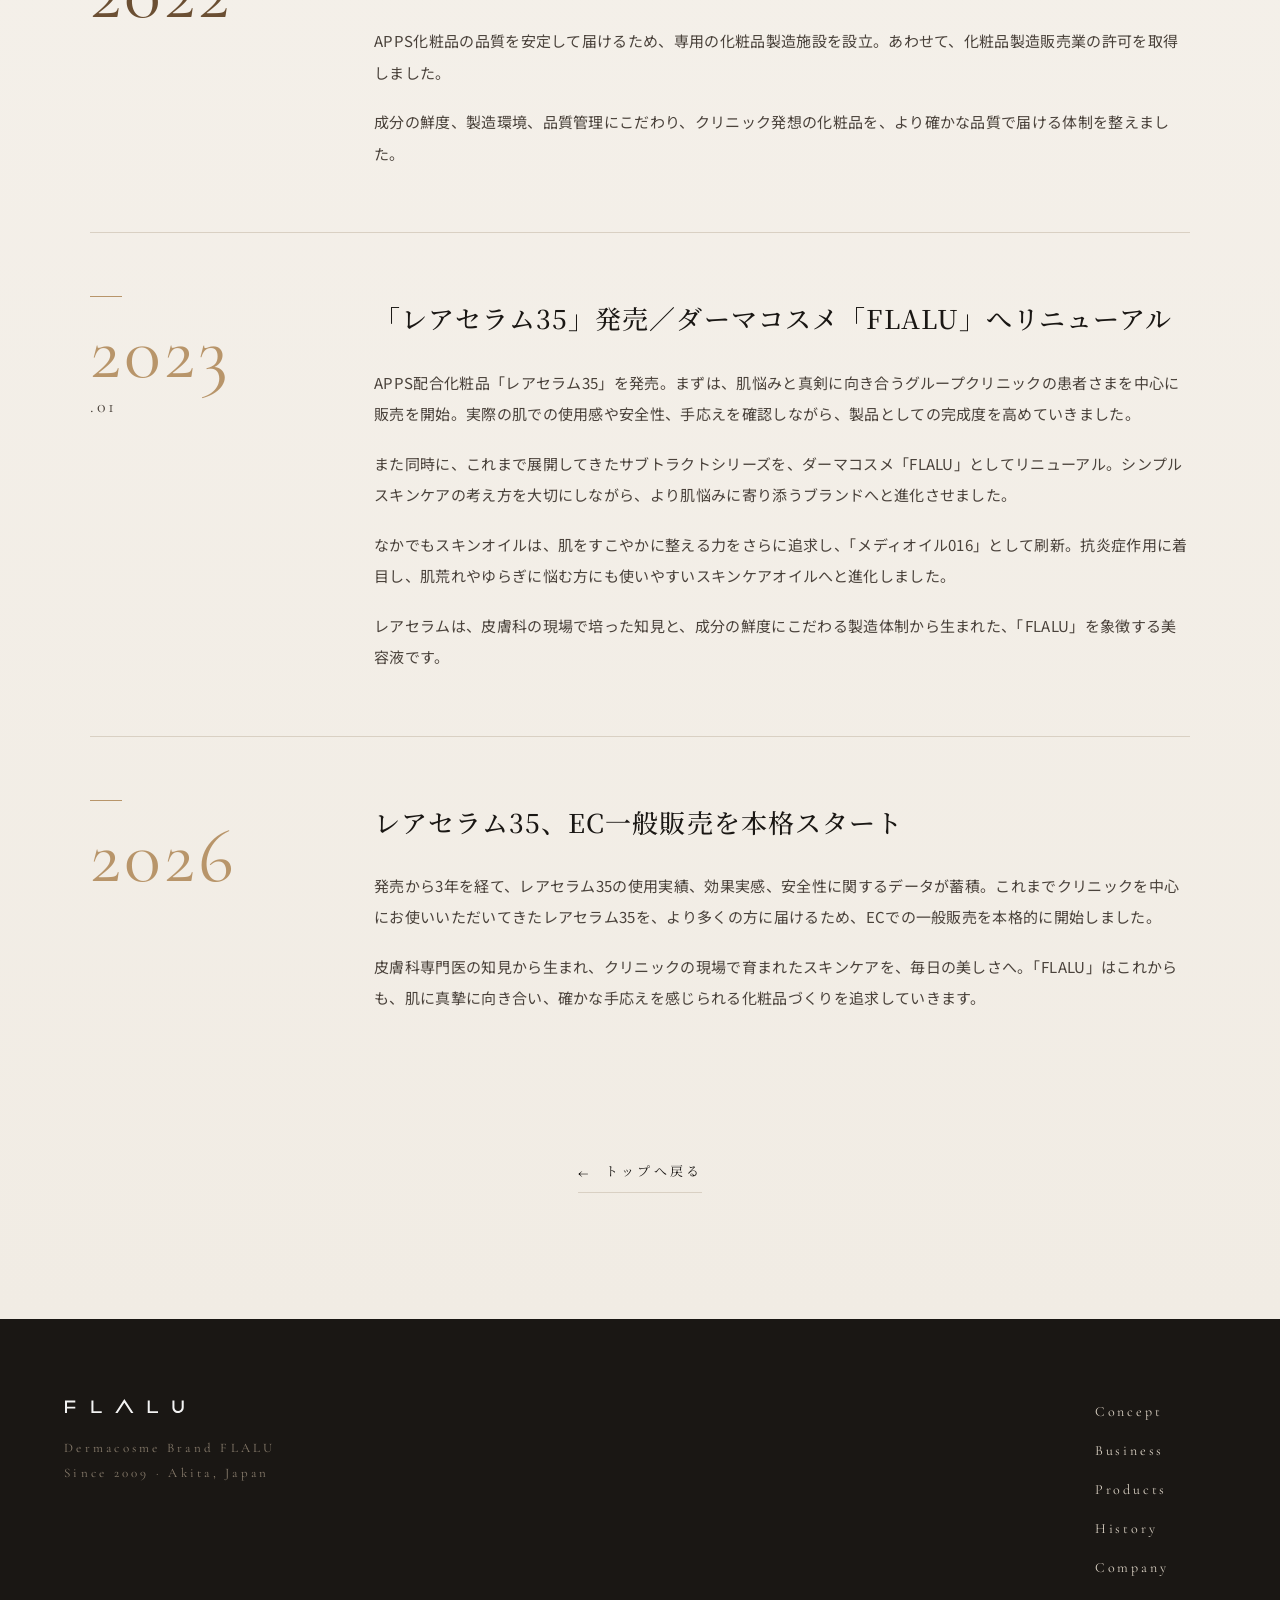
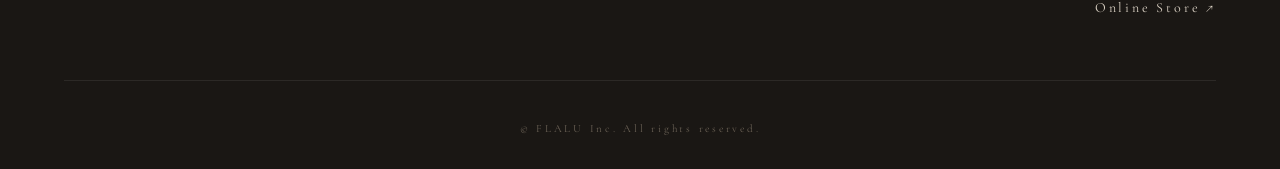
<file: history.html>
<!DOCTYPE html>
<html lang="ja">
<head>
<meta charset="UTF-8" />
<meta name="viewport" content="width=device-width, initial-scale=1.0" />
<title>沿革 | FLALU株式会社</title>
<meta name="description" content="2009年の創業から現在まで、皮膚科専門医の知見と肌に向き合い続けてきたFLALU株式会社のあゆみ。" />
<link rel="icon" type="image/png" href="assets/favicon.png" />
<link rel="preconnect" href="https://fonts.googleapis.com" />
<link rel="preconnect" href="https://fonts.gstatic.com" crossorigin />
<link href="https://fonts.googleapis.com/css2?family=Cormorant+Garamond:wght@300;400;500&family=Noto+Sans+JP:wght@300;400;500;700&family=Noto+Serif+JP:wght@300;400;500;700&display=swap" rel="stylesheet" />
<link rel="stylesheet" href="styles.css" />
</head>
<body class="page-sub">

<!-- ===== Header ===== -->
<header class="site-header is-scrolled" id="siteHeader">
  <a href="index.html" class="brand">
    <img src="assets/flalu_logo.svg" alt="FLALU" />
  </a>
  <nav class="nav">
    <a href="index.html#concept">Concept</a>
    <a href="index.html#business">Business</a>
    <a href="index.html#products">Products</a>
    <a href="index.html#history">History</a>
    <a href="index.html#company">Company</a>
    <a href="https://flalu.shop/" target="_blank" rel="noopener" class="nav-cta">Online Store ↗</a>
  </nav>
  <button class="menu-toggle" id="menuToggle" aria-label="menu">
    <span></span><span></span><span></span>
  </button>
</header>

<!-- ===== Page Hero ===== -->
<section class="page-hero">
  <div class="page-hero-inner">
    <p class="page-eyebrow" data-reveal>History — Since 2009</p>
    <h1 class="page-title" data-reveal data-delay="120">
      FLALUのあゆみ
    </h1>
    <p class="page-subtitle" data-reveal data-delay="240">
      皮膚科専門医の知見と、肌に向き合い続けてきた研究・開発の記録。
    </p>
  </div>
</section>

<!-- ===== Chapters ===== -->
<section class="chapters">
  <div class="chapters-inner">

    <article class="chapter" data-reveal>
      <div class="chapter-year"><span class="year-num">2009</span></div>
      <div class="chapter-body">
        <h2>株式会社ビーウーマン（現 FLALU株式会社）設立</h2>
        <p>秋田市にて創業。当時、開発責任者である皮膚科専門医・髙田美子は、アメリカ製スキンケアプログラム「OBAGI Nu-Derm」によるシミ・肝斑治療の高い効果に大きな可能性を感じました。</p>
        <p>一方で、反応が強く出る場合があることから、日本人の肌により合った、クリニックでのシミ治療にも活用できる化粧品の必要性を実感。この経験をきっかけに、日本人の肌に寄り添いながら、美白・美肌を追求する化粧品の研究開発を開始しました。</p>
      </div>
    </article>

    <article class="chapter" data-reveal>
      <div class="chapter-year"><span class="year-num">2012</span></div>
      <div class="chapter-body">
        <h2>クリニック現場での美白治療研究</h2>
        <p>グループクリニックにおいて、ハイドロキノンおよびトレチノインを用いた美白治療用院内製剤の調合をサポート。シミ治療の効果をより高めるため、処方設計や使用方法の改良に関する研究を重ねました。</p>
        <p>クリニックの現場で、実際に肌悩みと向き合う患者さまの変化を見つめながら、「本当に肌で手応えを感じられるスキンケアとは何か」を追求していきました。</p>
      </div>
    </article>

    <article class="chapter" data-reveal>
      <div class="chapter-year"><span class="year-num">2015</span></div>
      <div class="chapter-body">
        <h2>AdeBカンパニー株式会社へ社名変更／「サブトラクトシリーズ」発表</h2>
        <p>グループクリニックの拡大移転に伴い、社名をAdeBカンパニー株式会社へ変更。同年5月、院内製剤による美白治療の効果を最大限に引き出すことを目的に、シンプルスキンケアブランド「サブトラクトシリーズ」を発表しました。</p>
        <ul class="chapter-list">
          <li>クレンジング</li>
          <li>オールインワンジェル</li>
          <li>スキンオイル</li>
          <li>日焼け止め</li>
        </ul>
        <p>「サブトラクト」とは、“引き算”を意味します。肌に与えすぎるのではなく、必要なものを見極め、余分なものを減らすこと。その考え方が、すこやかで美しい肌につながるという発想から生まれたスキンケアブランドです。</p>
      </div>
    </article>

    <article class="chapter" data-reveal>
      <div class="chapter-year"><span class="year-num">2016</span></div>
      <div class="chapter-body">
        <h2>ハイドロキノンを使用しない美白治療の研究</h2>
        <p>ハイドロキノンを使用しない美白治療について研究を重ね、一定の効果が期待できる可能性を見出しました。肌への負担に配慮しながら、美白治療の新たな選択肢を探る研究を進めました。</p>
      </div>
    </article>

    <article class="chapter" data-reveal>
      <div class="chapter-year"><span class="year-num">2017</span></div>
      <div class="chapter-body">
        <h2>モニター試験プログラム開始</h2>
        <p>モニター試験プログラムを開始。ビタミンC誘導体を用いた美白・美肌効果、使用感、実感に関する臨床的な検証を進めました。</p>
        <p>実際の肌での変化や使用感を丁寧に確認しながら、成分の可能性と製品化に向けた課題を検証していきました。</p>
      </div>
    </article>

    <article class="chapter" data-reveal>
      <div class="chapter-year"><span class="year-num">2020</span></div>
      <div class="chapter-body">
        <h2>APPSの可能性と課題への着目</h2>
        <p>ビタミンC誘導体の一種であるAPPSが、院内製剤において高い美白・美肌効果をもたらすことを確認。一方で、同じAPPSを配合した一般的な化粧品では、期待した効果が十分に得られにくいケースがあることにも着目しました。</p>
        <p>そこで、「なぜ同じ成分でも、院内製剤と一般化粧品で肌実感に差が出るのか」という課題の解明に取り組み始めました。</p>
      </div>
    </article>

    <article class="chapter" data-reveal>
      <div class="chapter-year"><span class="year-num">2021</span></div>
      <div class="chapter-body">
        <h2>“できたて” 発想 — 鮮度のある化粧品づくりへ</h2>
        <p>研究を進める中で、APPSの力を十分に引き出すためには、成分が劣化する前の “できたて” の状態で肌に届けることが重要であると考えるに至りました。</p>
        <p>そこで私たちは、化粧品を長期間作り置きするのではなく、できるだけ新しい状態でお届けするための製造方法を模索。APPSの鮮度にこだわった、「できたてお届け」の仕組みづくりを開始しました。</p>
      </div>
    </article>

    <article class="chapter" data-reveal>
      <div class="chapter-year"><span class="year-num">2022</span></div>
      <div class="chapter-body">
        <h2>専用化粧品製造施設の設立</h2>
        <p>APPS化粧品の品質を安定して届けるため、専用の化粧品製造施設を設立。あわせて、化粧品製造販売業の許可を取得しました。</p>
        <p>成分の鮮度、製造環境、品質管理にこだわり、クリニック発想の化粧品を、より確かな品質で届ける体制を整えました。</p>
      </div>
    </article>

    <article class="chapter is-highlight" data-reveal>
      <div class="chapter-year">
        <span class="year-num">2023</span>
        <span class="year-sub">.01</span>
      </div>
      <div class="chapter-body">
        <h2>「レアセラム35」発売／ダーマコスメ「FLALU」へリニューアル</h2>
        <p>APPS配合化粧品「レアセラム35」を発売。まずは、肌悩みと真剣に向き合うグループクリニックの患者さまを中心に販売を開始。実際の肌での使用感や安全性、手応えを確認しながら、製品としての完成度を高めていきました。</p>
        <p>また同時に、これまで展開してきたサブトラクトシリーズを、ダーマコスメ「FLALU」としてリニューアル。シンプルスキンケアの考え方を大切にしながら、より肌悩みに寄り添うブランドへと進化させました。</p>
        <p>なかでもスキンオイルは、肌をすこやかに整える力をさらに追求し、「メディオイル016」として刷新。抗炎症作用に着目し、肌荒れやゆらぎに悩む方にも使いやすいスキンケアオイルへと進化しました。</p>
        <p>レアセラムは、皮膚科の現場で培った知見と、成分の鮮度にこだわる製造体制から生まれた、「FLALU」を象徴する美容液です。</p>
      </div>
    </article>

    <article class="chapter is-highlight" data-reveal>
      <div class="chapter-year"><span class="year-num">2026</span></div>
      <div class="chapter-body">
        <h2>レアセラム35、EC一般販売を本格スタート</h2>
        <p>発売から3年を経て、レアセラム35の使用実績、効果実感、安全性に関するデータが蓄積。これまでクリニックを中心にお使いいただいてきたレアセラム35を、より多くの方に届けるため、ECでの一般販売を本格的に開始しました。</p>
        <p>皮膚科専門医の知見から生まれ、クリニックの現場で育まれたスキンケアを、毎日の美しさへ。「FLALU」はこれからも、肌に真摯に向き合い、確かな手応えを感じられる化粧品づくりを追求していきます。</p>
      </div>
    </article>

  </div>

  <div class="back-to-top">
    <a href="index.html" class="back-link">
      <i>←</i>
      <span>トップへ戻る</span>
    </a>
  </div>
</section>

<!-- ===== Footer ===== -->
<footer class="site-footer">
  <div class="footer-inner">
    <div class="footer-brand">
      <img src="assets/flalu_logo.svg" alt="FLALU" />
      <p>Dermacosme Brand FLALU<br />Since 2009 · Akita, Japan</p>
    </div>
    <div class="footer-links">
      <a href="index.html#concept">Concept</a>
      <a href="index.html#business">Business</a>
      <a href="index.html#products">Products</a>
      <a href="index.html#history">History</a>
      <a href="index.html#company">Company</a>
      <a href="https://flalu.shop/" target="_blank" rel="noopener">Online Store ↗</a>
    </div>
  </div>
  <div class="footer-bottom">
    <small>© FLALU Inc. All rights reserved.</small>
  </div>
</footer>

<script src="main.js"></script>
</body>
</html>
</file>
<file: styles.css>
/* =========================================================
   FLALU Inc. — Corporate Site
   ========================================================= */

:root{
  --bg:        #faf7f3;
  --bg-2:      #f1ece4;
  --ink:       #1a1714;
  --ink-2:     #4a423b;
  --line:      #d9d0c3;
  --accent:    #b8956a;   /* champagne gold */
  --accent-2:  #e7c7c0;   /* dusty rose */
  --accent-dk: #6b4f33;
  --white:     #ffffff;

  --serif:  "Noto Serif JP", "Cormorant Garamond", "Times New Roman", serif;
  --sans:   "Noto Sans JP", -apple-system, BlinkMacSystemFont, "Helvetica Neue", sans-serif;
  --display: "Cormorant Garamond", "Noto Serif JP", serif;

  --max:    1240px;
  --gutter: clamp(20px, 5vw, 80px);

  --ease:   cubic-bezier(.22,.61,.36,1);
  --ease-out: cubic-bezier(.16,1,.3,1);
}

*{ box-sizing:border-box; margin:0; padding:0; }
html{ scroll-behavior:smooth; -webkit-text-size-adjust:100%; }
body{
  font-family: var(--sans);
  color: var(--ink);
  background: var(--bg);
  line-height: 1.8;
  font-weight: 400;
  letter-spacing: .02em;
  overflow-x: hidden;
}
img{ max-width:100%; display:block; }
a{ color:inherit; text-decoration:none; }

/* ===== Loader ===== */
.loader{
  position: fixed; inset:0; z-index:9999;
  background: var(--bg);
  display: grid; place-items: center;
  transition: opacity .8s var(--ease), visibility .8s var(--ease);
}
.loader.is-done{ opacity:0; visibility:hidden; }
.loader-inner img{
  width: 140px;
  opacity: 0;
  animation: logoIn 1.2s var(--ease-out) forwards;
}
@keyframes logoIn{
  0%   { opacity:0; transform: translateY(8px); letter-spacing: 0; }
  100% { opacity:1; transform: translateY(0); }
}

/* ===== Header ===== */
.site-header{
  position: fixed; top:0; left:0; right:0; z-index:100;
  display:flex; align-items:center; justify-content:space-between;
  padding: 22px var(--gutter);
  transition: background .4s var(--ease), padding .4s var(--ease), box-shadow .4s var(--ease);
}
.site-header.is-scrolled{
  background: rgba(250,247,243,.86);
  backdrop-filter: blur(14px);
  -webkit-backdrop-filter: blur(14px);
  padding: 14px var(--gutter);
  box-shadow: 0 1px 0 rgba(0,0,0,.04);
}
.brand img{ width: 96px; }
.nav{ display:flex; gap: 34px; align-items:center; }
.nav a{
  font-family: var(--display);
  font-size: 15px;
  letter-spacing: .12em;
  color: var(--ink);
  position: relative;
  transition: color .3s var(--ease);
}
.nav a::after{
  content:""; position:absolute; left:0; right:0; bottom:-6px;
  height:1px; background: var(--accent);
  transform: scaleX(0); transform-origin: right;
  transition: transform .4s var(--ease-out);
}
.nav a:hover::after{ transform: scaleX(1); transform-origin: left; }
.nav-cta{
  padding: 10px 18px;
  border: 1px solid var(--ink);
  border-radius: 999px;
  font-size: 13px !important;
  transition: background .3s var(--ease), color .3s var(--ease) !important;
}
.nav-cta::after{ display:none; }
.nav-cta:hover{ background: var(--ink); color: var(--bg); }

.menu-toggle{ display:none; }

/* ===== Hero ===== */
.hero{
  position: relative;
  min-height: 100vh;
  display: flex; align-items: center;
  padding: 0 var(--gutter);
  overflow: hidden;
}
.hero-bg{ position:absolute; inset:0; z-index:0; }
.orb{
  position:absolute;
  border-radius: 50%;
  filter: blur(80px);
  opacity:.55;
  animation: float 14s ease-in-out infinite;
}
.orb-1{ width: 520px; height:520px; background: var(--accent-2); top:-120px; right:-120px; }
.orb-2{ width: 420px; height:420px; background: #f3e4cf; bottom:-100px; left:-100px; animation-delay:-4s; }
.orb-3{ width: 260px; height:260px; background: #e9d4b9; top:40%; left:40%; animation-delay:-8s; opacity:.4; }
@keyframes float{
  0%,100%{ transform: translate(0,0) scale(1); }
  50%   { transform: translate(30px,-20px) scale(1.05); }
}
.hero-content{
  position: relative; z-index:1;
  max-width: var(--max);
  margin: 0 auto;
  width: 100%;
  padding-top: 80px;
}
.hero-eyebrow{
  font-family: var(--display);
  font-size: 13px;
  letter-spacing: .4em;
  color: var(--accent-dk);
  text-transform: uppercase;
  margin-bottom: 36px;
}
.hero-title{
  font-family: var(--serif);
  font-weight: 300;
  font-size: clamp(40px, 7vw, 96px);
  line-height: 1.22;
  letter-spacing: .06em;
  color: var(--ink);
}
.hero-title span{
  display: inline-block;
}
.hero-title br + .hero-sub{ margin-top: 10px; }
.hero-title .hero-sub{
  font-size: .55em;
  font-weight: 300;
  color: var(--ink-2);
  letter-spacing: .12em;
}
.hero-lead{
  margin-top: 44px;
  font-family: var(--serif);
  font-size: clamp(15px, 1.3vw, 18px);
  font-weight: 400;
  line-height: 2;
  color: var(--ink-2);
  letter-spacing: .12em;
  max-width: 640px;
}
.hero-scroll{
  position: absolute;
  bottom: -10vh;
  left: 0;
  display: flex; align-items: center; gap: 14px;
  font-family: var(--display);
  font-size: 12px;
  letter-spacing: .3em;
  text-transform: uppercase;
  color: var(--ink-2);
}
.hero-scroll i{
  display:block; width: 50px; height:1px; background: var(--ink-2);
  position: relative; overflow: hidden;
}
.hero-scroll i::after{
  content:""; position:absolute; inset:0;
  background: var(--ink);
  transform: translateX(-100%);
  animation: scrollLine 2.4s var(--ease) infinite;
}
@keyframes scrollLine{
  0%   { transform: translateX(-100%); }
  60%  { transform: translateX(100%); }
  100% { transform: translateX(100%); }
}

/* ===== Reveal animation utility ===== */
[data-reveal]{
  opacity: 0;
  transform: translateY(28px);
  transition: opacity 1s var(--ease-out), transform 1s var(--ease-out);
  transition-delay: var(--reveal-delay, 0ms);
}
[data-reveal].is-in{
  opacity: 1;
  transform: translateY(0);
}

/* ===== Section common ===== */
section{
  padding: clamp(80px, 14vh, 180px) var(--gutter);
  position: relative;
}
.section-label{
  display:flex; align-items:center; gap:18px;
  font-family: var(--display);
  font-size: 13px;
  letter-spacing: .35em;
  text-transform: uppercase;
  color: var(--accent-dk);
  margin-bottom: 28px;
}
.section-label.center{ justify-content:center; }
.section-label span{
  display:inline-block;
  width: 38px; height:1px; background: var(--accent);
}
.section-label em{ font-style: normal; }
.section-heading{
  font-family: var(--serif);
  font-weight: 400;
  font-size: clamp(34px, 5.5vw, 72px);
  line-height: 1.25;
  letter-spacing: .04em;
  color: var(--ink);
  margin-bottom: 60px;
}
.section-heading.center{ text-align:center; }
.section-heading small{
  display:block;
  font-family: var(--display);
  font-size: 18px;
  letter-spacing: .2em;
  color: var(--accent-dk);
  margin-top: 14px;
}

/* ===== Concept ===== */
.concept{
  max-width: var(--max);
  margin: 0 auto;
}
.concept-grid{
  display: grid;
  grid-template-columns: .9fr 1.1fr;
  gap: clamp(40px, 6vw, 90px);
  align-items: start;
  margin-top: 20px;
}
.concept-visuals figure{
  overflow: hidden;
  border-radius: 4px;
  box-shadow: 0 30px 60px -40px rgba(60,40,20,.3);
}
.concept-visuals figure img{
  width: 100%; height: 100%;
  object-fit: cover;
  transition: transform 1.6s var(--ease-out);
}
.concept-visuals figure:hover img{ transform: scale(1.06); }
.cv-wide{
  aspect-ratio: 4 / 5;
}
.concept-vision{
  display: flex;
  flex-direction: column;
  gap: clamp(28px, 3.5vw, 44px);
  padding-top: 10px;
}
.concept-vision p{
  font-family: var(--serif);
  font-weight: 400;
  line-height: 2;
  letter-spacing: .08em;
  color: var(--ink);
  margin: 0;
}
.vision-call{
  font-size: clamp(22px, 2.6vw, 32px);
  line-height: 1.7;
  letter-spacing: .1em;
  color: var(--ink);
}
.vision-bridge{
  position: relative;
  font-size: clamp(16px, 1.55vw, 19px);
  letter-spacing: .14em;
  color: var(--accent-dk);
  padding-left: 52px;
}
.vision-bridge::before{
  content: "";
  position: absolute;
  left: 0;
  top: .9em;
  width: 36px;
  height: 1px;
  background: var(--accent);
}
.vision-manifesto{
  font-size: clamp(15px, 1.4vw, 18px);
  line-height: 2.1;
  letter-spacing: .1em;
  color: var(--ink-2);
}
.concept-marquee{
  margin-top: 100px;
  overflow: hidden;
  border-top: 1px solid var(--line);
  border-bottom: 1px solid var(--line);
  padding: 24px 0;
}
.marquee-track{
  display: flex; gap: 40px;
  font-family: var(--display);
  font-size: 32px;
  letter-spacing: .3em;
  color: var(--accent-dk);
  white-space: nowrap;
  animation: marquee 30s linear infinite;
}
.marquee-track span{ flex-shrink:0; }
@keyframes marquee{
  from{ transform: translateX(0); }
  to  { transform: translateX(-50%); }
}

/* ===== Business ===== */
.business{
  max-width: var(--max);
  margin: 0 auto;
}
.business-lead{
  font-family: var(--serif);
  font-size: clamp(18px, 1.7vw, 24px);
  line-height: 2;
  letter-spacing: .08em;
  color: var(--ink);
  max-width: 720px;
  margin-bottom: clamp(70px, 12vh, 120px);
}
.business-flow{
  position: relative;
  display: grid;
  grid-template-columns: repeat(4, 1fr);
}
.flow-line{
  position: absolute;
  top: 13px;
  left: 12.5%;
  right: 12.5%;
  height: 1px;
  background: linear-gradient(90deg, transparent 0%, var(--accent) 6%, var(--accent) 94%, transparent 100%);
  z-index: 0;
  transform-origin: left;
  animation: flowLineDraw 1.8s var(--ease-out) .3s both;
}
@keyframes flowLineDraw{
  from{ transform: scaleX(0); }
  to  { transform: scaleX(1); }
}
.flow-stage{
  position: relative;
  z-index: 1;
  text-align: center;
  padding: 0 16px;
  transition: transform .5s var(--ease-out);
}
.flow-stage:hover{ transform: translateY(-4px); }
.stage-marker{
  display: inline-block;
  font-family: var(--display);
  font-size: 13px;
  font-weight: 500;
  letter-spacing: .35em;
  color: var(--accent-dk);
  background: var(--bg);
  padding: 0 18px;
  margin-bottom: 50px;
}
.stage-en{
  font-family: var(--display);
  font-size: 12px;
  font-weight: 400;
  letter-spacing: .4em;
  text-transform: uppercase;
  color: var(--ink-2);
  margin-bottom: 10px;
}
.flow-stage h3{
  font-family: var(--serif);
  font-weight: 400;
  font-size: clamp(28px, 3vw, 38px);
  line-height: 1.3;
  letter-spacing: .18em;
  color: var(--ink);
  margin-bottom: 26px;
  padding-left: .18em;
}
.flow-stage p{
  font-size: 13.5px;
  line-height: 1.95;
  color: var(--ink-2);
  max-width: 200px;
  margin: 0 auto;
  letter-spacing: .04em;
}

/* ===== Products ===== */
.products{
  position: relative;
  background: var(--bg-2);
  overflow: hidden;
}
.products-bg{
  position: absolute; inset: 0; z-index: 0;
  pointer-events: none;
}
.products-bg img{
  width: 100%; height: 100%;
  object-fit: cover;
  opacity: .12;
  filter: saturate(.8);
}
.products-inner{
  position: relative; z-index: 1;
  max-width: var(--max);
  margin: 0 auto;
}
.product-grid{
  display: grid;
  grid-template-columns: repeat(3, 1fr);
  gap: 28px;
  margin-bottom: 60px;
}
.product-card{
  background: var(--white);
  border-radius: 4px;
  overflow: hidden;
  border: 1px solid var(--line);
  transition: transform .6s var(--ease-out), box-shadow .6s var(--ease-out);
}
.product-card:hover{
  transform: translateY(-8px);
  box-shadow: 0 40px 80px -40px rgba(60,40,20,.3);
}
.product-card a{ display: block; }
.product-img{
  aspect-ratio: 4 / 3;
  overflow: hidden;
  background: linear-gradient(135deg, #f7efe5 0%, #ede2d2 100%);
  display: grid; place-items: center;
}
.product-img img{
  width: 80%; height: 80%;
  object-fit: contain;
  transition: transform 1.2s var(--ease-out);
}
.product-card:hover .product-img img{ transform: scale(1.06); }
.product-meta{ padding: 28px 28px 32px; }
.product-tag{
  display: inline-block;
  font-family: var(--display);
  font-size: 11px;
  letter-spacing: .3em;
  text-transform: uppercase;
  color: var(--accent-dk);
  padding: 4px 10px;
  border: 1px solid var(--accent);
  border-radius: 999px;
  margin-bottom: 14px;
}
.product-meta h3{
  font-family: var(--serif);
  font-weight: 500;
  font-size: 20px;
  line-height: 1.5;
  margin-bottom: 10px;
}
.product-meta p{
  font-size: 13.5px;
  line-height: 1.9;
  color: var(--ink-2);
  margin-bottom: 18px;
}
.product-link{
  display: inline-block;
  font-family: var(--display);
  font-size: 12px;
  letter-spacing: .25em;
  text-transform: uppercase;
  color: var(--ink);
  border-bottom: 1px solid var(--ink);
  padding-bottom: 4px;
  transition: color .3s var(--ease), border-color .3s var(--ease);
}
.product-card:hover .product-link{
  color: var(--accent-dk);
  border-color: var(--accent);
}
.product-note{
  text-align: center;
  font-size: 14px;
  color: var(--ink-2);
}
.product-note a{
  color: var(--accent-dk);
  border-bottom: 1px solid var(--accent);
  padding-bottom: 2px;
  transition: color .3s var(--ease);
}
.product-note a:hover{ color: var(--ink); }

/* ===== History / Timeline ===== */
.history{
  position: relative;
  overflow: hidden;
  background: linear-gradient(180deg, var(--bg) 0%, var(--bg-2) 100%);
}
.history-bg{
  position: absolute; inset: 0; z-index: 0;
  pointer-events: none;
}
.history-bg img{
  width: 100%; height: 100%;
  object-fit: cover;
  opacity: .08;
  filter: saturate(.6);
}
.history > *:not(.history-bg){ position: relative; z-index: 1; }
.timeline{
  position: relative;
  max-width: 1080px;
  margin: 60px auto 0;
  padding: 40px 0;
}
.timeline-line{
  position: absolute;
  left: 50%; top: 0; bottom: 0;
  width: 1px;
  background: var(--line);
  transform: translateX(-50%);
}
.timeline-line-fill{
  position: absolute; left:0; top:0; width:100%;
  background: linear-gradient(180deg, var(--accent) 0%, var(--accent-dk) 100%);
  height: 0;
  transition: height .15s linear;
}
.t-item{
  position: relative;
  width: 50%;
  padding: 30px 0;
}
.t-item.left{ padding-right: 60px; }
.t-item.right{ margin-left: 50%; padding-left: 60px; }

.t-item::before{
  content:"";
  position: absolute;
  top: 56px;
  width: 14px; height: 14px;
  border-radius: 50%;
  background: var(--bg);
  border: 1px solid var(--line);
  transition: background .5s var(--ease), border-color .5s var(--ease), transform .5s var(--ease);
}
.t-item.left::before { right: -7px; }
.t-item.right::before{ left: -7px; }
.t-item.is-in::before{
  background: var(--accent);
  border-color: var(--accent);
  transform: scale(1.4);
}

.t-card{
  background: var(--white);
  border: 1px solid var(--line);
  padding: 32px 32px 28px;
  border-radius: 4px;
  opacity: 0;
  transform: translateX(-30px);
  transition: opacity .9s var(--ease-out), transform .9s var(--ease-out), box-shadow .5s var(--ease);
}
.t-item.right .t-card{ transform: translateX(30px); }
.t-item.is-in .t-card{ opacity: 1; transform: translateX(0); }
.t-card:hover{
  box-shadow: 0 20px 40px -20px rgba(60,40,20,.18);
}
.t-card.highlight{
  background: linear-gradient(135deg, #fff 0%, #fbf4ec 100%);
  border-color: var(--accent);
}
.t-year{
  font-family: var(--display);
  font-size: 42px;
  font-weight: 400;
  color: var(--accent-dk);
  line-height: 1;
  margin-bottom: 14px;
  letter-spacing: .04em;
}
.t-year small{
  font-size: 18px;
  color: var(--ink-2);
  margin-left: 4px;
}
.t-card h4{
  font-family: var(--serif);
  font-weight: 500;
  font-size: 18px;
  line-height: 1.7;
  margin-bottom: 10px;
  color: var(--ink);
}
.t-card p{
  font-size: 13.5px;
  line-height: 1.9;
  color: var(--ink-2);
}

/* ===== History "more" link ===== */
.history-more{
  position: relative;
  z-index: 1;
  text-align: center;
  margin-top: 80px;
}
.history-more-link{
  display: inline-flex;
  align-items: center;
  gap: 16px;
  padding: 18px 38px;
  border: 1px solid var(--ink);
  border-radius: 999px;
  font-family: var(--display);
  font-size: 14px;
  letter-spacing: .2em;
  color: var(--ink);
  background: transparent;
  transition: background .4s var(--ease), color .4s var(--ease), letter-spacing .4s var(--ease);
}
.history-more-link i{
  font-style: normal;
  font-size: 18px;
  transition: transform .4s var(--ease-out);
}
.history-more-link:hover{
  background: var(--ink);
  color: var(--bg);
  letter-spacing: .25em;
}
.history-more-link:hover i{ transform: translateX(6px); }

/* ===== Sub-page (history.html) ===== */
.page-sub{ background: var(--bg); }
.page-sub .site-header{
  background: rgba(250,247,243,.86);
  backdrop-filter: blur(14px);
  -webkit-backdrop-filter: blur(14px);
  padding: 14px var(--gutter);
  box-shadow: 0 1px 0 rgba(0,0,0,.04);
}
.page-hero{
  padding: clamp(140px, 22vh, 220px) var(--gutter) clamp(60px, 10vh, 110px);
  text-align: center;
  background:
    radial-gradient(circle at 70% 30%, rgba(231,199,192,.35), transparent 55%),
    radial-gradient(circle at 20% 70%, rgba(243,228,207,.5), transparent 60%),
    var(--bg);
}
.page-hero-inner{ max-width: 880px; margin: 0 auto; }
.page-eyebrow{
  font-family: var(--display);
  font-size: 13px;
  letter-spacing: .4em;
  color: var(--accent-dk);
  text-transform: uppercase;
  margin-bottom: 28px;
}
.page-title{
  font-family: var(--serif);
  font-weight: 300;
  font-size: clamp(44px, 7vw, 92px);
  line-height: 1.3;
  letter-spacing: .08em;
  color: var(--ink);
  margin-bottom: 30px;
}
.page-subtitle{
  font-family: var(--serif);
  font-size: clamp(15px, 1.4vw, 18px);
  line-height: 2;
  letter-spacing: .1em;
  color: var(--ink-2);
}

.chapters{
  padding: clamp(40px, 8vh, 100px) var(--gutter) clamp(80px, 14vh, 180px);
  background: linear-gradient(180deg, var(--bg) 0%, var(--bg-2) 100%);
}
.chapters-inner{
  max-width: 1100px;
  margin: 0 auto;
}
.chapter{
  display: grid;
  grid-template-columns: 220px 1fr;
  gap: clamp(30px, 5vw, 80px);
  padding: clamp(50px, 7vh, 90px) 0;
  border-top: 1px solid var(--line);
  align-items: start;
}
.chapter:first-child{ border-top: none; padding-top: clamp(20px, 4vh, 50px); }
.chapter-year{
  position: sticky;
  top: 120px;
  font-family: var(--display);
  color: var(--accent-dk);
  line-height: 1;
}
.chapter-year .year-num{
  display: block;
  font-size: clamp(48px, 6vw, 84px);
  font-weight: 400;
  letter-spacing: .04em;
}
.chapter-year .year-sub{
  display: block;
  margin-top: 6px;
  font-size: clamp(16px, 1.4vw, 20px);
  color: var(--ink-2);
  letter-spacing: .15em;
}
.chapter.is-highlight .chapter-year{ color: var(--accent); }
.chapter.is-highlight .chapter-year::before{
  content:"";
  display: block;
  width: 32px; height: 1px;
  background: var(--accent);
  margin-bottom: 18px;
}
.chapter-body h2{
  font-family: var(--serif);
  font-weight: 500;
  font-size: clamp(20px, 2.2vw, 26px);
  line-height: 1.7;
  letter-spacing: .04em;
  color: var(--ink);
  margin-bottom: 26px;
}
.chapter-body p{
  font-size: 15px;
  line-height: 2.1;
  color: var(--ink-2);
  margin-bottom: 18px;
}
.chapter-body p:last-child{ margin-bottom: 0; }
.chapter-list{
  list-style: none;
  margin: 0 0 22px;
  padding: 18px 24px;
  background: rgba(255,255,255,.6);
  border-left: 2px solid var(--accent);
  border-radius: 2px;
}
.chapter-list li{
  font-size: 14.5px;
  line-height: 2;
  color: var(--ink);
}
.chapter-list li::before{
  content: "・";
  color: var(--accent-dk);
  margin-right: 4px;
}

.back-to-top{
  max-width: 1100px;
  margin: 0 auto;
  padding-top: 80px;
  text-align: center;
}
.back-link{
  display: inline-flex;
  align-items: center;
  gap: 14px;
  font-family: var(--display);
  font-size: 13px;
  letter-spacing: .25em;
  color: var(--ink);
  padding-bottom: 4px;
  border-bottom: 1px solid var(--line);
  transition: border-color .3s var(--ease), gap .3s var(--ease);
}
.back-link i{
  font-style: normal;
  font-size: 16px;
  transition: transform .3s var(--ease-out);
}
.back-link:hover{ border-color: var(--ink); gap: 18px; }
.back-link:hover i{ transform: translateX(-4px); }

/* ===== Company ===== */
.company{
  max-width: 980px;
  margin: 0 auto;
}
.company-table{
  border-top: 1px solid var(--line);
}
.company-table > div{
  display: grid;
  grid-template-columns: 220px 1fr;
  padding: 28px 0;
  border-bottom: 1px solid var(--line);
  gap: 40px;
}
.company-table dt{
  font-family: var(--display);
  font-size: 14px;
  letter-spacing: .2em;
  text-transform: uppercase;
  color: var(--accent-dk);
  padding-top: 4px;
}
.company-table dd{
  font-size: 15px;
  line-height: 2;
  color: var(--ink);
}
.company-link{
  color: var(--accent-dk);
  border-bottom: 1px solid var(--accent);
  padding-bottom: 2px;
  transition: color .3s var(--ease), border-color .3s var(--ease);
}
.company-link:hover{
  color: var(--ink);
  border-color: var(--ink);
}

/* ===== Footer ===== */
.site-footer{
  background: var(--ink);
  color: #d9d0c3;
  padding: 80px var(--gutter) 30px;
}
.footer-inner{
  max-width: var(--max);
  margin: 0 auto;
  display: flex;
  justify-content: space-between;
  align-items: flex-start;
  gap: 60px;
  flex-wrap: wrap;
  padding-bottom: 60px;
  border-bottom: 1px solid rgba(255,255,255,.08);
}
.footer-brand img{
  width: 120px;
  filter: invert(1) brightness(2);
  opacity:.95;
  margin-bottom: 22px;
}
.footer-brand p{
  font-family: var(--display);
  font-size: 13px;
  letter-spacing: .25em;
  line-height: 1.9;
  color: #8a7e6e;
}
.footer-links{
  display: flex;
  flex-direction: column;
  gap: 14px;
}
.footer-links a{
  font-family: var(--display);
  font-size: 14px;
  letter-spacing: .2em;
  color: #d9d0c3;
  transition: color .3s var(--ease);
}
.footer-links a:hover{ color: var(--accent-2); }
.footer-bottom{
  max-width: var(--max);
  margin: 30px auto 0;
  text-align: center;
}
.footer-bottom small{
  font-family: var(--display);
  font-size: 11px;
  letter-spacing: .25em;
  color: #6b6256;
}

/* =========================================================
   Responsive
   ========================================================= */
@media (max-width: 860px){
  .nav{
    position: fixed; top:0; right:0;
    height: 100vh; width: 78%;
    background: var(--bg);
    flex-direction: column;
    align-items: flex-start;
    justify-content: center;
    gap: 30px;
    padding: 0 var(--gutter);
    transform: translateX(100%);
    transition: transform .5s var(--ease-out);
    box-shadow: -30px 0 60px -30px rgba(0,0,0,.2);
  }
  .nav.is-open{ transform: translateX(0); }
  .nav a{ font-size: 18px; }
  .menu-toggle{
    display: flex; flex-direction: column; justify-content: center; gap: 6px;
    width: 36px; height: 36px;
    background: none; border: none; cursor: pointer;
    z-index: 110;
  }
  .menu-toggle span{
    display:block; height:1px; width:24px; background: var(--ink);
    transition: transform .4s var(--ease), opacity .3s var(--ease);
  }
  .menu-toggle.is-open span:nth-child(1){ transform: translateY(7px) rotate(45deg); }
  .menu-toggle.is-open span:nth-child(2){ opacity:0; }
  .menu-toggle.is-open span:nth-child(3){ transform: translateY(-7px) rotate(-45deg); }

  .hero-scroll{ display:none; }

  .concept-grid{ grid-template-columns: 1fr; gap: 40px; }
  .cv-wide{ aspect-ratio: 4 / 3; }
  .product-grid{ grid-template-columns: 1fr; }

  /* Business flow → 2x2 grid on tablet, 1col on phone */
  .business-flow{ grid-template-columns: 1fr 1fr; row-gap: 60px; }
  .flow-line{ display: none; }
  .stage-marker{ margin-bottom: 28px; }
  .business-lead{ margin-bottom: 70px; }

  /* Timeline mobile: all left-aligned */
  .timeline-line{ left: 20px; transform: none; }
  .t-item, .t-item.left, .t-item.right{
    width: 100%; margin-left: 0;
    padding: 20px 0 20px 50px;
  }
  .t-item::before, .t-item.left::before, .t-item.right::before{
    left: 13px; right: auto;
  }
  .t-item.right .t-card{ transform: translateX(-30px); }
  .t-item.is-in .t-card{ transform: translateX(0); }

  .company-table > div{
    grid-template-columns: 1fr;
    gap: 8px;
    padding: 22px 0;
  }

  .footer-inner{ flex-direction: column; gap: 40px; }

  /* History sub-page */
  .chapter{
    grid-template-columns: 1fr;
    gap: 24px;
    padding: 50px 0;
  }
  .chapter-year{
    position: static;
    top: auto;
  }
  .chapter.is-highlight .chapter-year::before{ display: none; }
}

@media (max-width: 480px){
  .marquee-track{ font-size: 22px; }
  .business-flow{ grid-template-columns: 1fr; row-gap: 50px; }
  .t-card{ padding: 24px 22px; }
  .t-year{ font-size: 34px; }
}

@media (prefers-reduced-motion: reduce){
  *, *::before, *::after{
    animation-duration: .01ms !important;
    transition-duration: .01ms !important;
  }
  [data-reveal]{ opacity:1; transform:none; }
}
</file>
